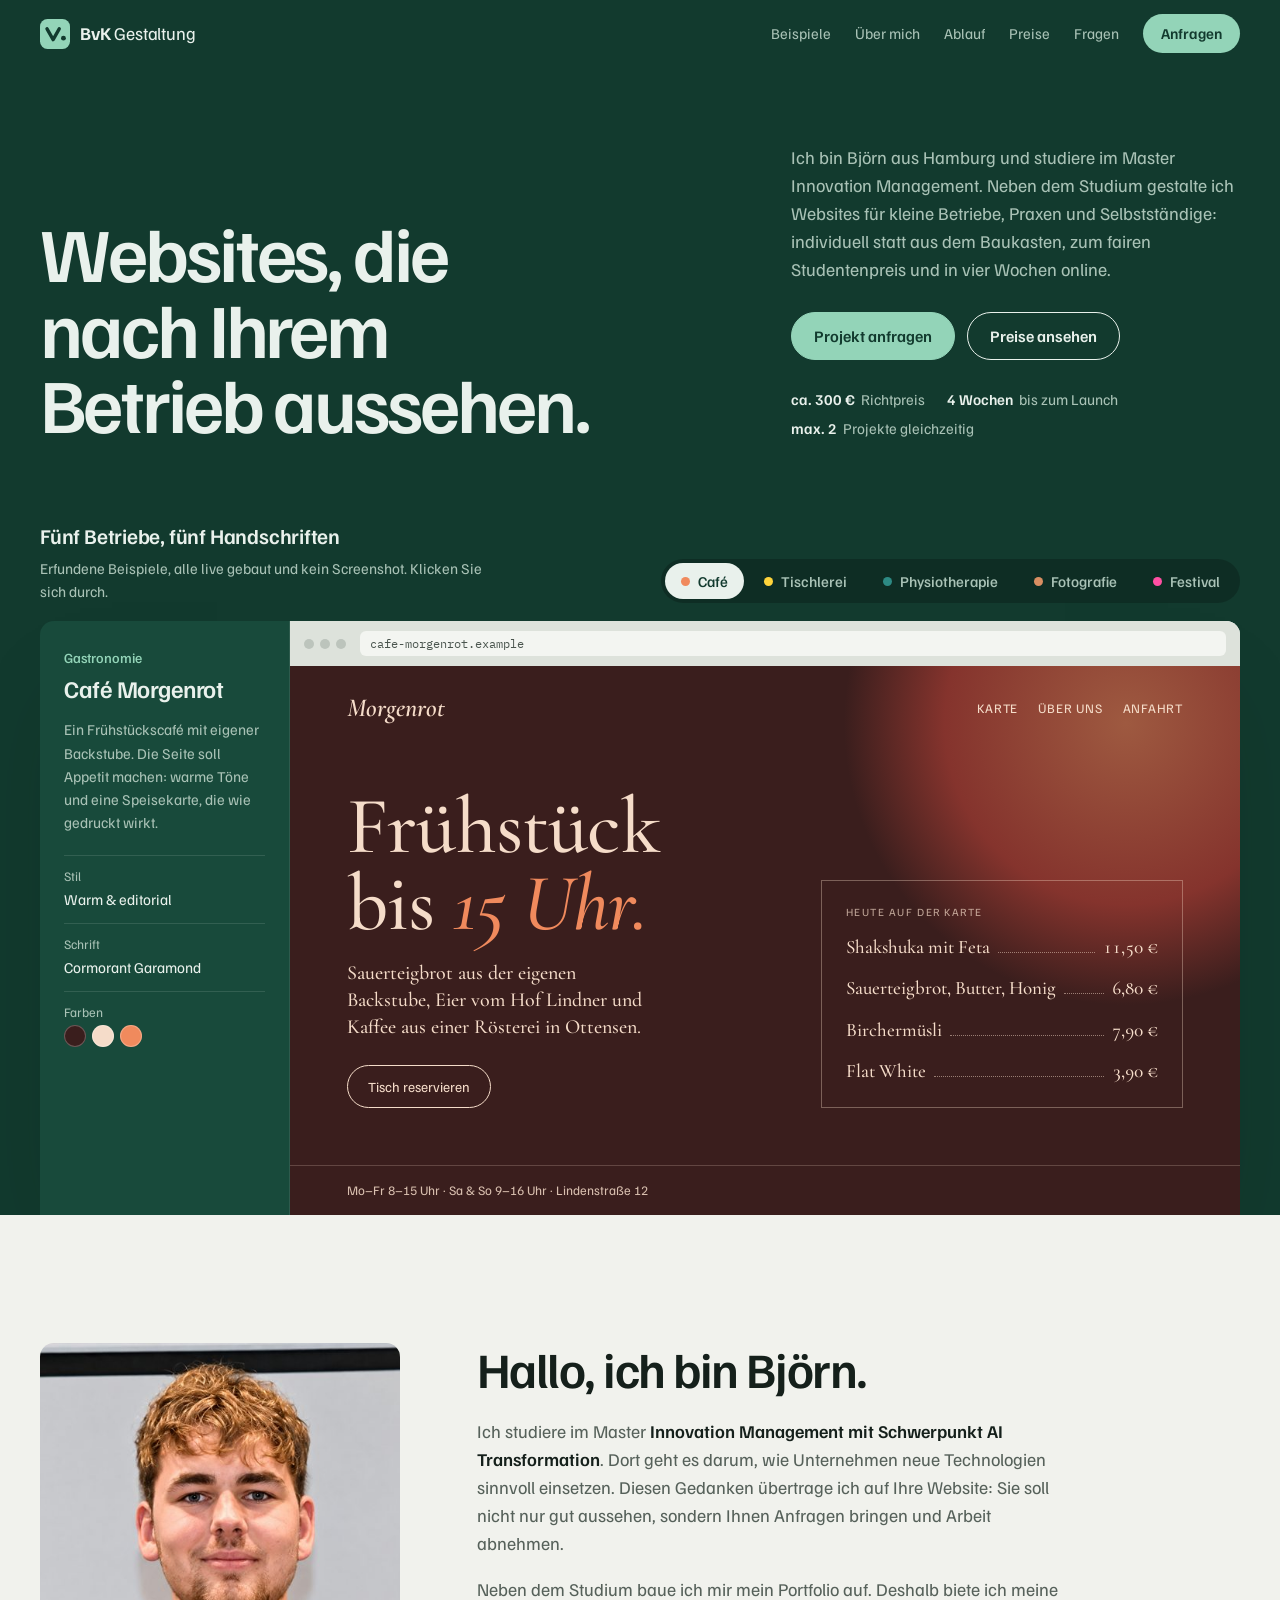
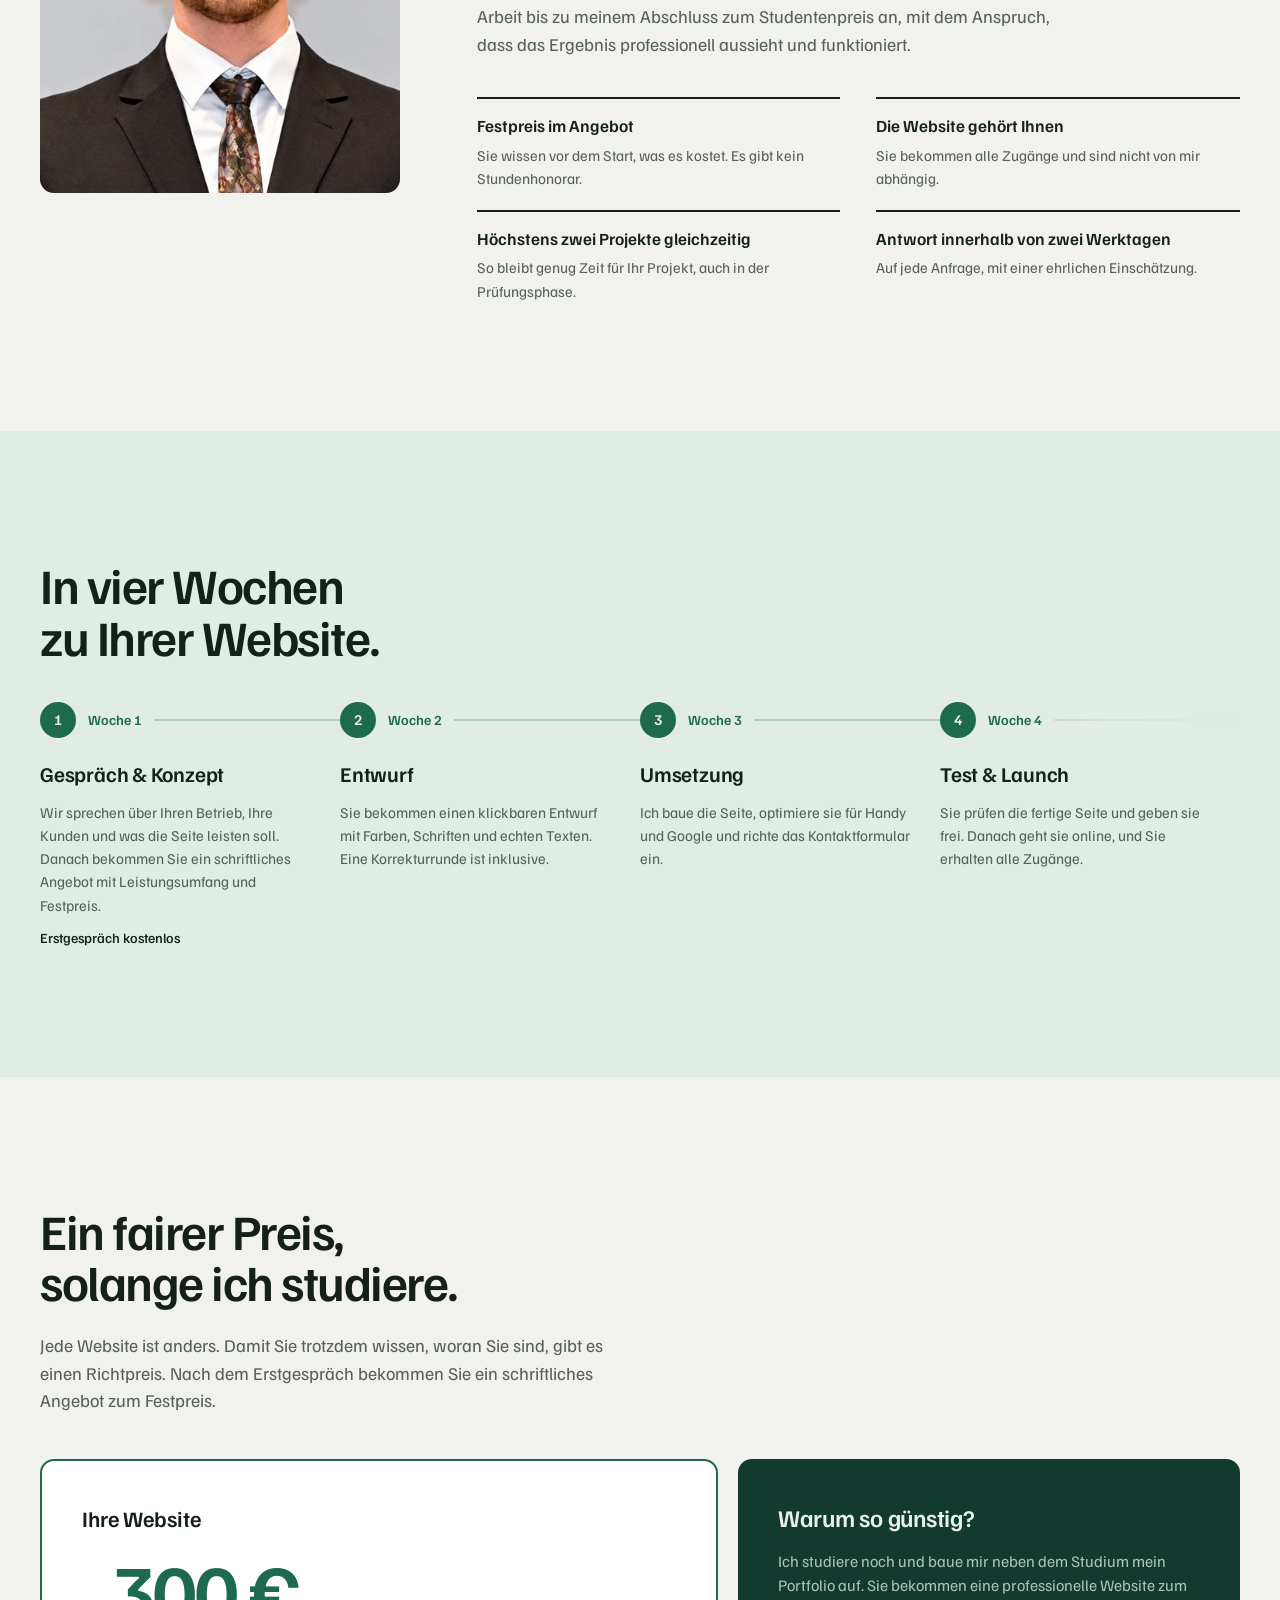
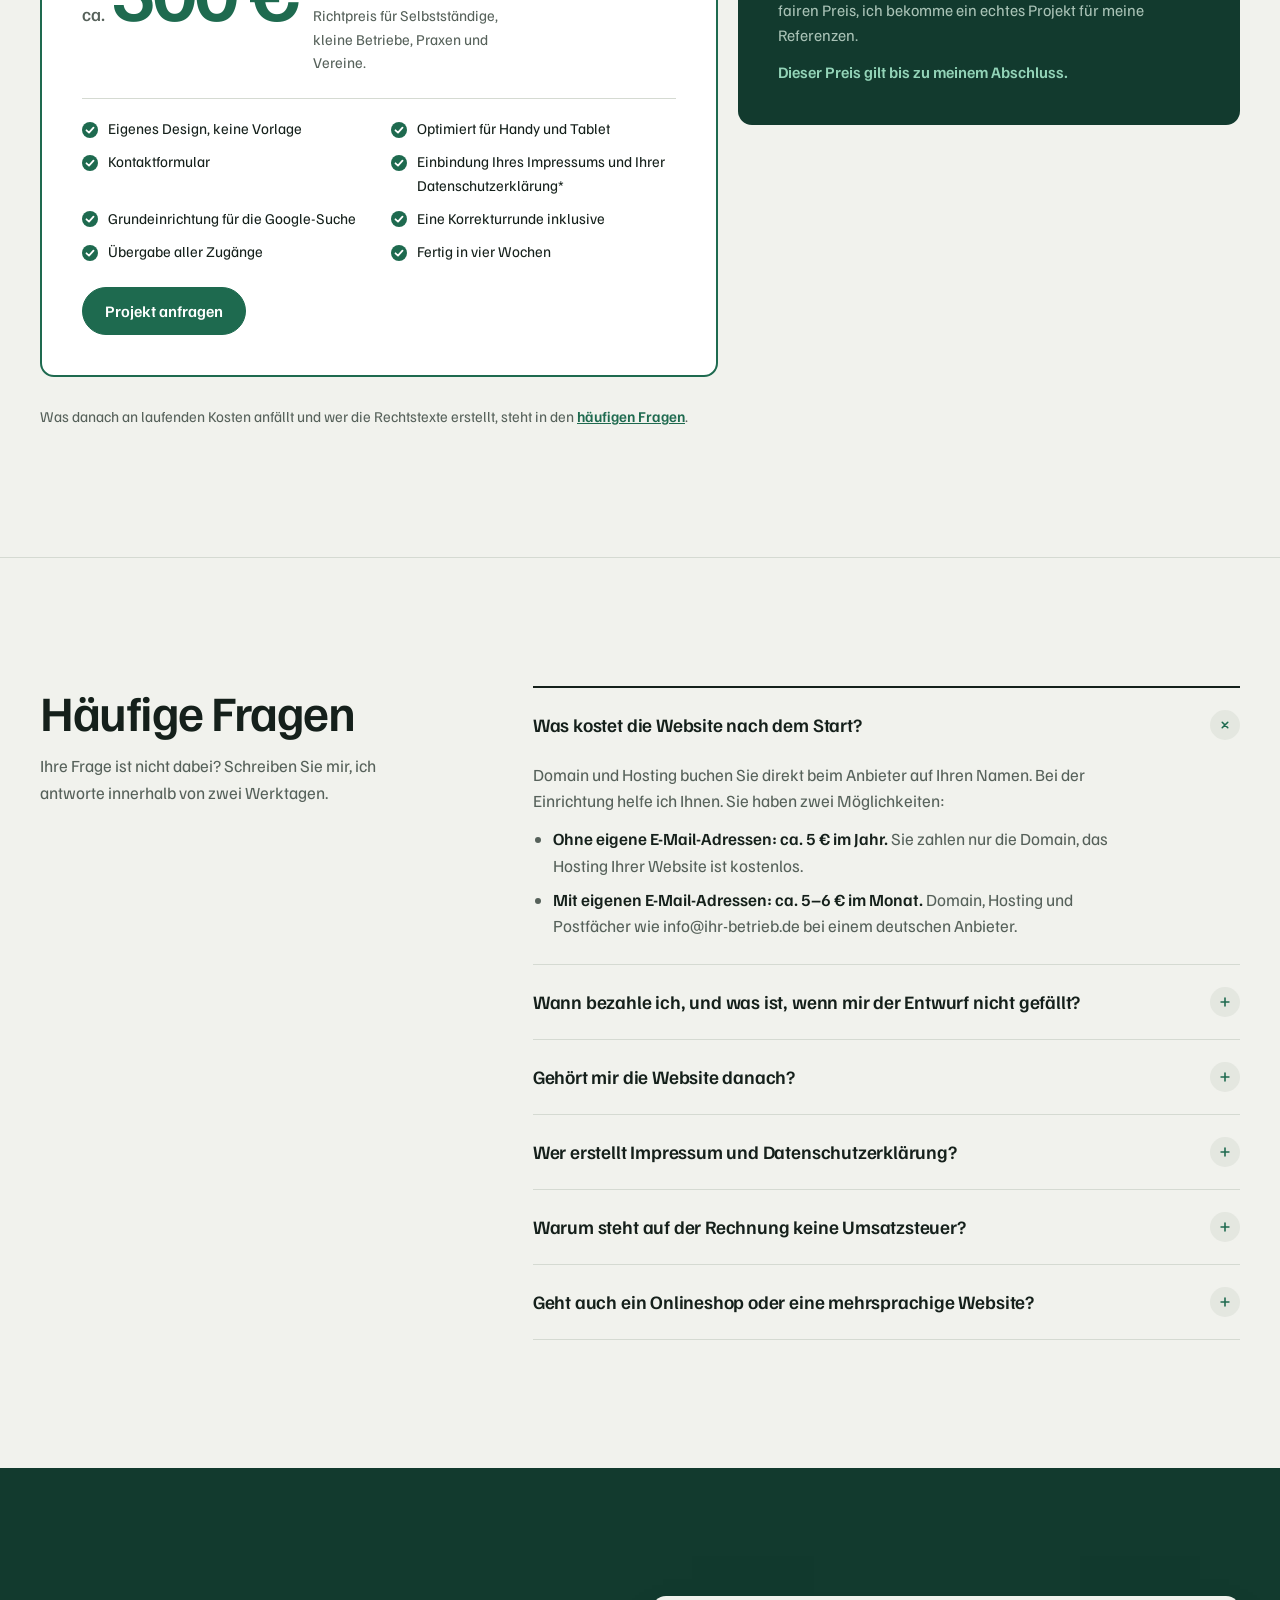
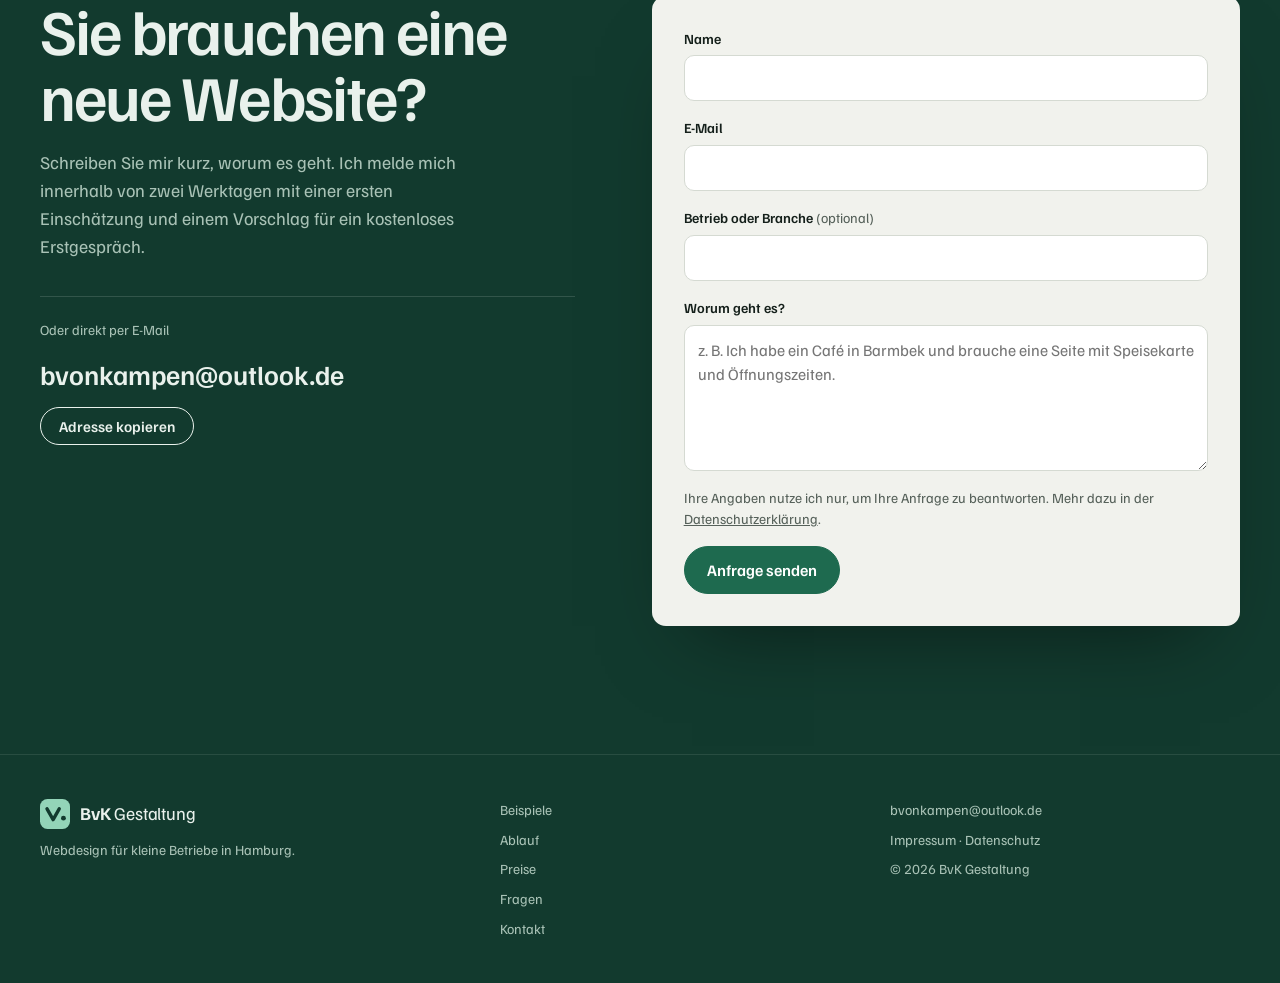
<file: index.html>
<!doctype html>
<html lang="de">
<head>
<meta charset="utf-8">
<meta name="viewport" content="width=device-width, initial-scale=1, viewport-fit=cover">
<title>Webdesign in Hamburg | BvK Gestaltung</title>
<meta name="description" content="Webdesign in Hamburg: individuelle Websites für kleine Betriebe, Praxen und Selbstständige. Zum Studentenpreis von ca. 300 €, fertig in vier Wochen.">
<meta name="theme-color" content="#123A2E">
<meta property="og:type" content="website">
<meta property="og:locale" content="de_DE">
<meta property="og:site_name" content="BvK Gestaltung">
<meta property="og:title" content="BvK Gestaltung · Webdesign in Hamburg">
<meta property="og:description" content="Individuelle Websites für kleine Betriebe zum Studentenpreis von ca. 300 €, fertig in vier Wochen.">
<meta property="og:url" content="https://bvk-gestaltung.site/">
<meta property="og:image" content="https://bvk-gestaltung.site/og-image.png">
<meta property="og:image:width" content="1200">
<meta property="og:image:height" content="630">
<meta name="twitter:card" content="summary_large_image">
<link rel="canonical" href="https://bvk-gestaltung.site/">
<link rel="icon" href="logo.svg" type="image/svg+xml">
<link rel="preload" href="fonts/familjen-grotesk-latin-600-normal.woff2" as="font" type="font/woff2" crossorigin>
<link rel="preload" href="fonts/familjen-grotesk-latin-400-normal.woff2" as="font" type="font/woff2" crossorigin>
<script type="application/ld+json">
{
  "@context": "https://schema.org",
  "@type": "ProfessionalService",
  "name": "BvK Gestaltung",
  "url": "https://bvk-gestaltung.site/",
  "image": "https://bvk-gestaltung.site/og-image.png",
  "description": "Webdesign für kleine Betriebe, Praxen und Selbstständige in Hamburg.",
  "founder": { "@type": "Person", "name": "Björn von Kampen" },
  "email": "bvonkampen@outlook.de",
  "address": { "@type": "PostalAddress", "streetAddress": "Dulsberg-Süd 5", "postalCode": "22049", "addressLocality": "Hamburg", "addressCountry": "DE" },
  "areaServed": "Hamburg",
  "priceRange": "ca. 300 €"
}
</script>
<link rel="stylesheet" href="fonts/fonts.css">
<style>
/*
  Gestaltung: „Elbgrün“ – ein tiefes Grün wie die Kupferdächer von Hamburg.
  Der Einstieg ist ein interaktiver Stil-Wechsler: fünf live gebaute Beispiele in einem Browserfenster.
  Der Rest der Seite bleibt ruhig, damit die Beispiele wirken.
*/
:root {
  --paper: #F1F2ED;
  --surface: #FFFFFF;
  --ink: #15201B;
  --muted: #56615A;
  --line: #D5DAD2;
  --accent: #1E6A4F;
  --elbe: #123A2E;
  --elbe-2: #184A3B;
  --patina: #93D4B8;
  --on-elbe: #E9F1EC;
  --on-elbe-muted: #A9C2B6;
  --chrome: #E4E7E0;
  --on-accent: #FFFFFF;
  --band: #E2ECE6;
  --shadow: rgba(8, 28, 20, .35);
  --display: var(--font);
  --font: "Familjen Grotesk", "Helvetica Neue", Arial, sans-serif;
  --mono: "IBM Plex Mono", ui-monospace, Consolas, monospace;
  --radius: 14px;
}
@media (prefers-color-scheme: dark) {
  :root {
    --paper: #0F1311; --surface: #161B18; --ink: #E6ECE8; --muted: #9BA79F; --line: #27302B;
    --accent: #7CCBA8; --chrome: #1B211E; --on-accent: #0F1311; --band: #14201B; color-scheme: dark;
  }
}

* { box-sizing: border-box; }
html { scroll-behavior: smooth; scroll-padding-top: 72px; }
body {
  margin: 0; background: var(--paper); color: var(--ink);
  font-family: var(--font); font-size: 17px; line-height: 1.55;
  -webkit-font-smoothing: antialiased;
}
img { max-width: 100%; }
[hidden] { display: none !important; }
a { color: inherit; }
:focus-visible { outline: 2px solid var(--accent); outline-offset: 3px; border-radius: 4px; }
.dark :focus-visible { outline-color: var(--patina); }

.wrap {
  max-width: 1240px; margin: 0 auto;
  padding-left: max(20px, env(safe-area-inset-left, 0px));
  padding-right: max(20px, env(safe-area-inset-right, 0px));
}
.dark { background: var(--elbe); color: var(--on-elbe); }

/* Kopfzeile */
.top { position: sticky; top: 0; z-index: 20; background: var(--elbe); color: var(--on-elbe); }
.top .wrap { display: flex; align-items: center; justify-content: space-between; gap: 16px; padding-block: 14px; }
.logo { display: inline-flex; align-items: center; gap: 10px; font-size: 18px; text-decoration: none; letter-spacing: -.01em; }
.logo b { font-weight: 700; }
.mark { width: 30px; height: 30px; flex: none; }
.m-bg { fill: var(--patina); }
.m-v { fill: none; stroke: var(--elbe); stroke-width: 3.6; stroke-linecap: round; stroke-linejoin: round; }
.m-dot { fill: var(--elbe); }
.top nav { display: flex; align-items: center; gap: 24px; font-size: 15px; }
.top nav a { text-decoration: none; color: var(--on-elbe-muted); }
.top nav a:hover { color: var(--on-elbe); }
.top nav a.nav-cta { color: var(--elbe); background: var(--patina); padding: 8px 18px; border-radius: 999px; font-weight: 600; }
.top nav a.nav-cta:hover { background: var(--on-elbe); }
.progress { position: absolute; left: 0; bottom: 0; height: 2px; width: 100%; background: var(--patina); transform-origin: left; transform: scaleX(0); }
@supports (animation-timeline: scroll()) { .progress { animation: grow linear both; animation-timeline: scroll(root); } }
@keyframes grow { to { transform: scaleX(1); } }

/* Buttons */
.btn {
  display: inline-flex; align-items: center; gap: 8px; padding: 13px 22px; border-radius: 999px;
  font: 600 16px var(--font); text-decoration: none; border: 1.5px solid currentColor; cursor: pointer;
  background: transparent; color: inherit; transition: background-color .15s, color .15s;
}
.btn.primary { background: var(--ink); border-color: var(--ink); color: var(--paper); }
.dark .btn.primary { background: var(--patina); border-color: var(--patina); color: var(--elbe); }
.dark .btn.primary:hover { background: var(--on-elbe); border-color: var(--on-elbe); }
.dark .btn:not(.primary):hover { background: rgba(233, 241, 236, .1); }

/* Einstieg */
.hero { padding-top: clamp(40px, 6vw, 80px); overflow: hidden; }
.hero-head { display: grid; grid-template-columns: minmax(0, 1.5fr) minmax(0, 1fr); gap: clamp(32px, 6vw, 88px); align-items: end; }
.hero h1 {
  font-size: clamp(2.6rem, 6vw, 5rem); line-height: .98; letter-spacing: -.04em;
  font-weight: 600; margin: 0; text-wrap: balance;
}
.hero-side p { margin: 0; color: var(--on-elbe-muted); font-size: 18px; max-width: 46ch; }
.actions { display: flex; flex-wrap: wrap; gap: 12px; margin-top: 28px; }
.facts { display: flex; flex-wrap: wrap; gap: 6px 22px; margin: 28px 0 0; font-size: 15px; color: var(--on-elbe-muted); }
.facts div { display: flex; gap: 6px; align-items: baseline; }
.facts dd { margin: 0; order: -1; color: var(--on-elbe); font-weight: 600; font-variant-numeric: tabular-nums; }
@media (max-width: 860px) { .hero-head { grid-template-columns: 1fr; gap: 24px; } }

/* Stil-Wechsler */
.showcase { margin-top: clamp(48px, 7vw, 80px); }
.show-head { display: flex; flex-wrap: wrap; align-items: end; justify-content: space-between; gap: 16px 32px; margin-bottom: 18px; }
.show-head h2 { margin: 0; font-size: 21px; font-weight: 600; letter-spacing: -.01em; }
.show-head p { margin: 4px 0 0; color: var(--on-elbe-muted); font-size: 15px; max-width: 52ch; }
.tabs {
  display: flex; gap: 4px; padding: 4px; border-radius: 999px; background: rgba(0, 0, 0, .22);
  overflow-x: auto; scrollbar-width: none; max-width: 100%;
}
.tabs::-webkit-scrollbar { display: none; }
@media (max-width: 700px) { .tabs:not(.at-end) { -webkit-mask-image: linear-gradient(90deg, #000 80%, transparent); mask-image: linear-gradient(90deg, #000 80%, transparent); } }
.tab {
  flex: none; font: 500 15px var(--font); color: var(--on-elbe-muted); background: transparent;
  border: 0; border-radius: 999px; padding: 9px 16px; cursor: pointer; white-space: nowrap;
  transition: background-color .2s, color .2s;
}
.tab:hover { color: var(--on-elbe); }
.tab[aria-selected="true"] { background: var(--on-elbe); color: var(--elbe); }
.tab i { display: inline-block; width: 9px; height: 9px; border-radius: 50%; margin-right: 8px; vertical-align: 1px; }

.stage {
  display: grid; grid-template-columns: 250px minmax(0, 1fr); gap: 0;
  border-radius: var(--radius) var(--radius) 0 0; overflow: hidden;
  background: var(--elbe-2); box-shadow: 0 50px 90px -40px var(--shadow);
}
.info { display: grid; padding: 26px 24px; border-right: 1px solid rgba(233, 241, 236, .1); }
.info article { grid-area: 1 / 1; display: grid; gap: 16px; align-content: start; transition: opacity .25s; }
.info article:not(.is-on) { opacity: 0; visibility: hidden; }
.info .branch { font-size: 14px; color: var(--patina); font-weight: 500; }
.info h3 { margin: -10px 0 0; font-size: 24px; line-height: 1.15; letter-spacing: -.02em; font-weight: 600; }
.info p { margin: 0; color: var(--on-elbe-muted); font-size: 15px; }
.info dl { margin: 4px 0 0; display: grid; gap: 12px; }
.info dl div { display: grid; gap: 2px; padding-top: 10px; border-top: 1px solid rgba(233, 241, 236, .12); }
.info dt { font-size: 13px; color: var(--on-elbe-muted); }
.info dd { margin: 0; font-size: 15px; }
.swatches { display: flex; gap: 6px; margin-top: 4px; }
.swatches i { width: 22px; height: 22px; border-radius: 50%; box-shadow: inset 0 0 0 1px rgba(255, 255, 255, .25); }

.frame { min-width: 0; background: var(--surface); display: flex; flex-direction: column; }
.bar { display: flex; align-items: center; gap: 14px; padding: 10px 14px; background: #DDE2DB; color: #4A554E; }
.dots { display: flex; gap: 6px; flex: none; }
.dots span { width: 10px; height: 10px; border-radius: 50%; background: #BCC4BC; }
.url {
  flex: 1; min-width: 0; font: 12px var(--mono); background: #F3F5F1;
  border-radius: 6px; padding: 5px 10px; white-space: nowrap; overflow: hidden; text-overflow: ellipsis;
}
.screens { position: relative; flex: 1; transition: height .35s ease; }
.site {
  position: absolute; inset: 0 0 auto; container-type: inline-size; color-scheme: light; overflow: hidden;
  display: flex; flex-direction: column; transition: opacity .3s ease, visibility 0s linear .3s;
}
.screens > .site:not(.is-on) { position: absolute; inset: 0 0 auto; opacity: 0; visibility: hidden; }
.screens > .site.is-on { position: relative; transition: opacity .3s ease, visibility 0s; }
.site p { margin: 0; }
.site h4 { margin: 0; font-weight: inherit; }
.site a { text-decoration: none; }

@media (max-width: 900px) {
  .stage { grid-template-columns: 1fr; }
  .info { order: 2; border-right: 0; border-top: 1px solid rgba(233, 241, 236, .1); padding: 20px; }
  .info dl { grid-template-columns: repeat(3, minmax(0, 1fr)); gap: 12px 16px; }
}
@media (max-width: 520px) { .info dl { grid-template-columns: 1fr 1fr; } }

/* 1 · Café Morgenrot */
.cafe { background: #3A1E1D; color: #F5DCC9; font-family: "Cormorant Garamond", Georgia, serif; position: relative; }
.cafe::before {
  content: ""; position: absolute; width: 60cqi; aspect-ratio: 1; right: -18cqi; top: -24cqi; border-radius: 50%;
  background: radial-gradient(circle, #F08A5D 0%, #C2453A 45%, rgba(58, 30, 29, 0) 70%); opacity: .55;
}
.cafe > * { position: relative; }
.cafe nav { display: flex; justify-content: space-between; align-items: center; padding: 22px 6cqi; font-size: 17px; gap: 16px; }
.cafe nav b { font-style: italic; font-weight: 600; font-size: 26px; }
.cafe nav span { display: flex; gap: 20px; font-family: var(--display); font-size: 13px; letter-spacing: .06em; text-transform: uppercase; }
.cafe .body { display: grid; grid-template-columns: 1.15fr 1fr; gap: 6cqi; padding: 4cqi 6cqi 6cqi; align-items: end; }
.cafe h4 { font-size: clamp(40px, 8.5cqi, 84px); line-height: .95; font-weight: 500; letter-spacing: -.01em; }
.cafe h4 i { color: #F08A5D; }
.cafe .lead { font-size: 20px; margin-top: 18px; max-width: 30ch; line-height: 1.35; }
.cafe .res { display: inline-block; margin-top: 24px; padding: 10px 20px; border: 1px solid #F5DCC9; border-radius: 999px; font-family: var(--display); font-size: 14px; }
.cafe .menu { padding: 22px 24px; border: 1px solid rgba(245, 220, 201, .35); display: grid; gap: 12px; }
.cafe ul { list-style: none; margin: 0; padding: 0; display: grid; gap: 12px; font-size: 19px; }
.cafe li { display: flex; gap: 8px; align-items: baseline; }
.cafe li::after { content: ""; order: 1; flex: 1; border-bottom: 1px dotted rgba(245, 220, 201, .5); }
.cafe li b { order: 2; white-space: nowrap; font-weight: 500; font-variant-numeric: tabular-nums; }
.cafe .menu small { font-family: var(--display); font-size: 11px; letter-spacing: .14em; text-transform: uppercase; opacity: .7; }
.cafe footer { padding: 14px 6cqi; border-top: 1px solid rgba(245, 220, 201, .25); font-family: var(--display); font-size: 13px; opacity: .85; }
@container (max-width: 620px) { .cafe .body { grid-template-columns: 1fr; } .cafe nav span { display: none; } }

/* 2 · Holzwerk Brandt */
.holz { background: #FFD43B; color: #111; font-family: "Archivo Black", "Arial Black", sans-serif; }
.holz nav { background: #111; color: #FFD43B; display: flex; justify-content: space-between; padding: 14px 5cqi; font-size: 14px; gap: 12px; }
.holz nav span { color: #fff; font-family: var(--display); font-weight: 600; }
.holz .body { display: grid; grid-template-columns: 1.3fr 1fr; }
.holz .text { padding: 6cqi 5cqi; }
.holz h4 { font-size: clamp(36px, 8cqi, 78px); line-height: .9; text-transform: uppercase; letter-spacing: -.02em; }
.holz .lead { font-family: var(--display); font-weight: 500; font-size: 18px; margin-top: 18px; max-width: 34ch; }
.holz .cta { display: inline-block; margin-top: 22px; background: #111; color: #FFD43B; padding: 14px 22px; font-size: 14px; text-transform: uppercase; }
.holz .wood {
  min-height: 260px;
  background:
    repeating-linear-gradient(92deg, rgba(0,0,0,.0) 0 14px, rgba(60,30,10,.18) 14px 16px, rgba(0,0,0,0) 16px 31px),
    repeating-radial-gradient(ellipse at 30% 120%, #B5733A 0 6px, #9C5E2A 6px 11px, #C4834A 11px 15px),
    #A8662F;
  border-left: 6px solid #111;
}
.holz .stats { display: grid; grid-template-columns: repeat(3, 1fr); border-top: 6px solid #111; }
.holz .stats div { padding: 18px 5cqi; border-right: 2px solid #111; }
.holz .stats div:last-child { border-right: 0; }
.holz .stats b { display: block; font-size: clamp(24px, 4.5cqi, 40px); line-height: 1; font-variant-numeric: tabular-nums; }
.holz .stats span { font-family: var(--display); font-size: 13px; font-weight: 600; }
.holz .services { display: grid; grid-template-columns: repeat(4, 1fr); background: #111; color: #fff; gap: 2px; }
.holz .services span { background: #1c1c1c; padding: 16px 5cqi 16px 16px; font-size: 14px; text-transform: uppercase; }
.holz .services span::after { content: " →"; color: #FFD43B; }
@container (max-width: 620px) {
  .holz .body { grid-template-columns: 1fr; } .holz .wood { min-height: 120px; border-left: 0; border-top: 6px solid #111; }
  .holz .services { grid-template-columns: 1fr 1fr; } .holz nav span { display: none; }
}

/* 3 · Physio am Park */
.physio { background: #F1F7F6; color: #1F3B3C; font-family: "Nunito", system-ui, sans-serif; }
.physio nav { display: flex; justify-content: space-between; align-items: center; padding: 18px 5cqi; gap: 12px; }
.physio nav b { font-weight: 800; font-size: 18px; display: flex; align-items: center; gap: 8px; }
.physio nav b::before { content: ""; width: 22px; height: 22px; border-radius: 50% 50% 50% 6px; background: #2D8A84; }
.physio nav span { display: flex; gap: 18px; font-size: 14px; color: #4D6B6B; }
.physio .body { display: grid; grid-template-columns: 1.1fr 1fr; gap: 5cqi; padding: 4cqi 5cqi 5cqi; align-items: center; }
.physio h4 { font-size: clamp(32px, 6cqi, 56px); line-height: 1.05; font-weight: 800; letter-spacing: -.02em; }
.physio .lead { margin-top: 16px; font-size: 17px; color: #4D6B6B; max-width: 38ch; }
.physio .card { background: #fff; border-radius: 20px; padding: 22px; box-shadow: 0 20px 40px -24px rgba(31, 59, 60, .35); display: grid; gap: 14px; }
.physio .card small { font-size: 13px; color: #4D6B6B; font-weight: 600; }
.physio .card strong { font-size: 18px; }
.physio .slots { display: grid; grid-template-columns: repeat(2, 1fr); gap: 8px; }
.physio .slots span { text-align: center; padding: 10px; border-radius: 12px; border: 1.5px solid #CFE3E1; font-weight: 600; font-variant-numeric: tabular-nums; }
.physio .slots .on { background: #2D8A84; border-color: #2D8A84; color: #fff; }
.physio .book { background: #1F3B3C; color: #fff; text-align: center; padding: 13px; border-radius: 12px; font-weight: 800; }
.physio .trust { display: flex; flex-wrap: wrap; gap: 10px; padding: 0 5cqi 5cqi; }
.physio .trust span { background: #DCEDEB; border-radius: 999px; padding: 6px 14px; font-size: 13px; font-weight: 600; }
@container (max-width: 620px) { .physio .body { grid-template-columns: 1fr; } .physio nav span { display: none; } }

/* 4 · Lena Hartmann Fotografie */
.foto { background: #FAF9F6; color: #1A1A1A; font-family: var(--mono); }
.foto nav { display: flex; justify-content: space-between; align-items: baseline; padding: 24px 5cqi; gap: 12px; font-size: 12px; text-transform: uppercase; letter-spacing: .1em; }
.foto nav b { font-family: "Cormorant Garamond", Georgia, serif; font-style: italic; font-weight: 500; font-size: 28px; text-transform: none; letter-spacing: 0; }
.foto nav span { display: flex; gap: 18px; }
.foto .grid { display: grid; grid-template-columns: repeat(3, 1fr); gap: 2cqi; padding: 0 5cqi 3cqi; }
.foto figure { margin: 0; display: grid; gap: 8px; }
.foto figure div { aspect-ratio: 5 / 4; max-width: 100%; }
.foto figure:nth-child(2) div { aspect-ratio: 1 / 1; }
.foto figcaption { font-size: 11px; color: #6B6B66; letter-spacing: .04em; }
.foto .p1 { background: linear-gradient(170deg, #F3C9A0 0%, #D98E62 45%, #5B3A3A 100%); }
.foto .p2 { background: linear-gradient(180deg, #A8B8A4 0%, #4F6B4E 55%, #233122 100%); }
.foto .p3 { background: linear-gradient(200deg, #CFE0E8 0%, #7FA3B8 50%, #2F4A5E 100%); }
.foto .p4 { background: radial-gradient(circle at 40% 35%, #E8D6C8 0 18%, #8A6F62 40%, #2B2422 85%); }
.foto .p5 { background: linear-gradient(160deg, #EDE6DA 0%, #C9B9A1 60%, #8C7B66 100%); }
.foto .p6 { background: linear-gradient(190deg, #1E1E2A 0%, #4A3F5C 50%, #D7A46B 100%); }
.foto footer { padding: 0 5cqi 4cqi; font-size: 12px; color: #6B6B66; }
@container (max-width: 560px) { .foto .grid { grid-template-columns: repeat(2, 1fr); } .foto nav span { display: none; } }

/* 5 · Hafenklang Festival */
.fest { background: #1432FF; color: #fff; font-family: "Anton", Impact, sans-serif; }
.fest nav { display: flex; justify-content: space-between; padding: 16px 4cqi; font-size: 16px; letter-spacing: .04em; gap: 12px; }
.fest nav b { color: #FF4FA3; font-weight: 400; }
.fest h4 { font-size: 23cqi; line-height: .82; padding: 2cqi 4cqi 0; letter-spacing: -.01em; text-transform: uppercase; }
.fest h4 span { color: #FF4FA3; display: block; }
.fest .date { display: flex; flex-wrap: wrap; justify-content: space-between; align-items: center; gap: 12px; padding: 3cqi 4cqi; font-size: clamp(18px, 3.4cqi, 30px); }
.fest .ticket { background: #FF4FA3; color: #1432FF; padding: 10px 20px; font-size: 18px; transform: rotate(-3deg); }
.fest .marquee { background: #fff; color: #1432FF; overflow: hidden; white-space: nowrap; font-size: clamp(20px, 3.6cqi, 32px); padding: 10px 0; }
.fest .marquee div { display: inline-block; padding-left: 4cqi; }
@media (prefers-reduced-motion: no-preference) {
  .fest .marquee div { animation: slide 22s linear infinite; }
}
@keyframes slide { to { transform: translateX(-50%); } }

/* Abschnitte */
.section { padding-block: clamp(72px, 10vw, 128px); }
.section + .section { border-top: 1px solid var(--line); }
.section h2 {
  font-size: clamp(2rem, 4.4vw, 3.1rem); line-height: 1.04; letter-spacing: -.03em;
  margin: 0 0 40px; font-weight: 600; max-width: 20ch; text-wrap: balance;
}
.section .sub { color: var(--muted); max-width: 58ch; margin: -16px 0 44px; font-size: 18px; }

/* Über mich */
.about { display: grid; grid-template-columns: minmax(0, 360px) minmax(0, 1fr); gap: clamp(40px, 6vw, 88px); align-items: start; }
.portrait {
  display: block; width: 100%; height: auto; aspect-ratio: 4 / 5; object-fit: cover;
  border-radius: var(--radius); background: var(--chrome);
}
.about .text { display: grid; gap: 18px; min-width: 0; }
.about h2 { margin-bottom: 6px; }
.about p { margin: 0; max-width: 60ch; color: var(--muted); font-size: 18px; }
.about p strong { color: var(--ink); font-weight: 600; }
.promises { list-style: none; margin: 20px 0 0; padding: 0; display: grid; grid-template-columns: repeat(2, minmax(0, 1fr)); gap: 20px 36px; }
.promises li { display: grid; gap: 4px; align-content: start; padding-top: 14px; border-top: 2px solid var(--ink); font-size: 15px; color: var(--muted); }
.promises b { font-weight: 600; color: var(--ink); font-size: 17px; }
@media (max-width: 760px) {
  .about { grid-template-columns: 1fr; gap: 32px; }
  .portrait { max-width: 260px; }
  .promises { grid-template-columns: 1fr; }
}

/* Ablauf: vier Wochen als Zeitleiste */
.steps { list-style: none; margin: 0; padding: 0; display: grid; grid-template-columns: repeat(4, minmax(0, 1fr)); gap: 0; counter-reset: s; }
.steps li { display: grid; gap: 10px; align-content: start; padding: 0 28px 0 0; position: relative; }
.steps .week { display: flex; align-items: center; gap: 12px; font-size: 14px; font-weight: 600; color: var(--accent); }
.steps .week::before {
  counter-increment: s; content: counter(s);
  display: grid; place-items: center; width: 36px; height: 36px; flex: none; border-radius: 50%;
  background: var(--accent); color: var(--paper); font-size: 15px;
}
.steps .week::after { content: ""; flex: 1; height: 2px; background: var(--line); margin-right: -28px; }
.steps li:last-child .week::after { background: linear-gradient(90deg, var(--line), transparent); }
.steps h3 { margin: 10px 0 0; font-size: 21px; font-weight: 600; letter-spacing: -.01em; }
.steps p { margin: 0; color: var(--muted); font-size: 15px; max-width: 34ch; }
.steps small { font-size: 14px; color: var(--ink); font-weight: 500; }
@media (max-width: 860px) {
  .steps { grid-template-columns: 1fr; gap: 0; }
  .steps li { padding: 0 0 32px 52px; }
  .steps .week { position: absolute; left: 0; top: 0; }
  .steps .week span { display: none; }
  .steps .week::after { position: absolute; left: 17px; top: 40px; width: 2px; height: calc(100% + 0px); margin: 0; }
  .steps li:last-child .week::after { display: none; }
  .steps h3 { margin-top: 4px; }
}

/* Preise */
.offer { display: grid; grid-template-columns: minmax(0, 1.35fr) minmax(0, 1fr); gap: 20px; align-items: start; }
.plan { display: grid; gap: 16px; align-content: start; padding: clamp(24px, 4vw, 40px); border-radius: var(--radius); background: var(--surface); border: 2px solid var(--accent); min-width: 0; }
.plan h3 { margin: 0; font-size: 22px; font-weight: 600; }
.plan .price-row { display: flex; flex-wrap: wrap; align-items: baseline; gap: 8px 16px; }
.price { font-size: clamp(3.2rem, 7vw, 5rem); font-weight: 600; letter-spacing: -.045em; line-height: .95; font-variant-numeric: tabular-nums; color: var(--accent); }
.price small { font-size: 18px; font-weight: 500; letter-spacing: 0; color: var(--muted); margin-right: 6px; }
.plan .price-row p { margin: 0; color: var(--muted); font-size: 15px; max-width: 24ch; }
.plan ul { list-style: none; margin: 8px 0; padding: 18px 0 0; border-top: 1px solid var(--line); display: grid; grid-template-columns: repeat(2, minmax(0, 1fr)); gap: 10px 24px; font-size: 15px; }
.plan li { position: relative; padding-left: 26px; }
.plan li::before {
  content: ""; position: absolute; left: 0; top: .3em; width: 16px; height: 16px; border-radius: 50%;
  background: var(--accent) url("data:image/svg+xml,%3Csvg xmlns='http://www.w3.org/2000/svg' viewBox='0 0 16 16'%3E%3Cpath d='M4.5 8.3 7 10.6l4.5-5' fill='none' stroke='white' stroke-width='1.8' stroke-linecap='round' stroke-linejoin='round'/%3E%3C/svg%3E") center / 16px no-repeat;
}
.plan .btn { justify-self: start; background: var(--accent); border-color: var(--accent); color: var(--on-accent); }
.why { padding: clamp(24px, 4vw, 40px); border-radius: var(--radius); background: var(--elbe); color: var(--on-elbe); display: grid; gap: 12px; align-content: start; }
.why h3 { margin: 0; font-size: 24px; font-weight: 600; letter-spacing: -.01em; }
.why p { margin: 0; font-size: 16px; color: var(--on-elbe-muted); }
.why p strong { color: var(--patina); font-weight: 600; }
.terms { margin-top: 48px; grid-template-columns: repeat(4, minmax(0, 1fr)); }
.terms li { border-top-width: 1px; border-color: var(--line); }
.tax { margin: 28px 0 0; font-size: 14px; color: var(--muted); max-width: 80ch; }
.running { margin-top: 48px; padding: 28px; border: 1px solid var(--line); border-radius: var(--radius); display: grid; gap: 8px; }
.running h3 { margin: 0; font-size: 21px; font-weight: 600; }
.running > p { margin: 0; font-size: 15px; color: var(--muted); max-width: 65ch; }
.running .promises { margin-top: 10px; }
.running .promises li { border-top-width: 1px; border-color: var(--line); }
@media (max-width: 1000px) { .terms { grid-template-columns: repeat(2, minmax(0, 1fr)); } }
@media (max-width: 900px) { .offer, .plan ul { grid-template-columns: 1fr; } }
@media (max-width: 560px) { .terms { grid-template-columns: 1fr; } }

/* Kontakt */
.contact-sec { border-top: 0 !important; }
.contact { display: grid; grid-template-columns: minmax(0, 1fr) minmax(0, 1.1fr); gap: clamp(40px, 6vw, 80px); align-items: start; }
.contact h2 { margin-bottom: 20px; font-size: clamp(2.4rem, 5.4vw, 4rem); }
.contact-info > p { color: var(--on-elbe-muted); max-width: 44ch; margin: 0; font-size: 18px; }
.mail { display: grid; gap: 12px; margin-top: 36px; padding-top: 22px; border-top: 1px solid rgba(233, 241, 236, .15); }
.mail .hint-top { font-size: 14px; color: var(--on-elbe-muted); }
.mail output { font-size: clamp(1.3rem, 2.6vw, 1.7rem); font-weight: 600; user-select: all; overflow-wrap: anywhere; }
.mail .row { display: flex; flex-wrap: wrap; gap: 10px; align-items: center; }
.mail .note { font-size: 14px; color: var(--patina); }
.mail .btn { padding: 9px 18px; font-size: 15px; }
.form { display: grid; gap: 16px; padding: clamp(22px, 3vw, 32px); border-radius: var(--radius); background: var(--paper); color: var(--ink); min-width: 0; box-shadow: 0 40px 80px -40px rgba(0, 0, 0, .5); }
.hp { position: absolute; left: -9999px; width: 1px; height: 1px; overflow: hidden; }
.field { display: grid; gap: 6px; }
.field label { font-size: 14px; font-weight: 600; }
.field label span { color: var(--muted); font-weight: 400; }
.field input, .field textarea {
  width: 100%; font: 16px var(--font); color: var(--ink); background: var(--surface);
  border: 1px solid var(--line); border-radius: 10px; padding: 12px 13px;
}
.field textarea { resize: vertical; min-height: 130px; line-height: 1.5; }
.field input:focus, .field textarea:focus { outline: 2px solid var(--accent); outline-offset: -1px; border-color: var(--accent); }
.form .hint { margin: 0; font-size: 14px; color: var(--muted); }
.form .btn { justify-self: start; background: var(--accent); border-color: var(--accent); color: var(--on-accent); }
.form .btn:disabled { opacity: .6; cursor: wait; }
.status { margin: 0; font-size: 15px; }
.status:empty { display: none; }
.status.ok { color: var(--accent); font-weight: 600; }
@media (max-width: 760px) { .contact { grid-template-columns: 1fr; } }

/* Ablauf als getönter Streifen */
.band { background: var(--band); }
.section.band, .section.band + .section { border-top: 0; }
.band .steps .week::after { background: rgba(30, 106, 79, .25); }

/* Preis-Hinweis */
.more { margin: 28px 0 0; color: var(--muted); font-size: 15px; }
.more a { color: var(--accent); font-weight: 600; }

/* Häufige Fragen */
.faq-wrap { display: grid; grid-template-columns: minmax(0, 1fr) minmax(0, 1.7fr); gap: clamp(32px, 6vw, 88px); align-items: start; }
.faq-head { position: sticky; top: 96px; }
.faq-head h2 { margin-bottom: 16px; }
.faq-head p { margin: 0; color: var(--muted); max-width: 34ch; }
.faq { border-top: 2px solid var(--ink); }
.faq details { border-bottom: 1px solid var(--line); }
.faq summary {
  list-style: none; cursor: pointer; display: flex; justify-content: space-between; align-items: center; gap: 24px;
  padding: 22px 0; font-size: 19px; font-weight: 600; letter-spacing: -.01em;
}
.faq summary::-webkit-details-marker { display: none; }
.faq summary::after {
  content: ""; flex: none; width: 30px; height: 30px; border-radius: 50%;
  background: var(--chrome) url("data:image/svg+xml,%3Csvg xmlns='http://www.w3.org/2000/svg' viewBox='0 0 16 16'%3E%3Cpath d='M8 3.5v9M3.5 8h9' stroke='%231E6A4F' stroke-width='1.8' stroke-linecap='round'/%3E%3C/svg%3E") center / 14px no-repeat;
  transition: transform .2s ease;
}
.faq details[open] summary::after { transform: rotate(45deg); }
.faq summary:hover { color: var(--accent); }
.faq details > div { display: grid; gap: 12px; padding: 0 54px 24px 0; color: var(--muted); max-width: 66ch; }
.faq details p { margin: 0; }
.faq details ul { margin: 0; padding-left: 20px; display: grid; gap: 8px; }
.faq details b { color: var(--ink); font-weight: 600; }
@media (max-width: 860px) {
  .faq-wrap { grid-template-columns: 1fr; gap: 24px; }
  .faq-head { position: static; }
  .faq summary { font-size: 17px; }
  .faq details > div { padding-right: 0; }
}

.foot { background: var(--elbe); color: var(--on-elbe-muted); border-top: 1px solid rgba(233, 241, 236, .1); }
.foot .wrap { display: grid; grid-template-columns: 1.2fr 1fr 1fr; gap: 28px 40px; padding-block: 44px; font-size: 14px; }
.foot-brand { display: grid; gap: 10px; align-content: start; }
.foot-brand .logo { color: var(--on-elbe); }
.foot-brand p { margin: 0; }
.foot nav, .foot-legal { display: grid; gap: 8px; align-content: start; }
@media (max-width: 700px) { .foot .wrap { grid-template-columns: 1fr; } }
.foot a { text-decoration: none; }
.foot a:hover { color: var(--on-elbe); }

@media (max-width: 1000px) { .top nav a.hide-l { display: none; } }
@media (max-width: 760px) { .top nav a.hide-m { display: none; } }
@media (max-width: 560px) { .top nav { gap: 14px; font-size: 14px; } .top nav a.hide-s { display: none; } }
@media (prefers-reduced-motion: reduce) {
  html { scroll-behavior: auto; }
  .site, .info article, .tab, .screens, .faq summary::after { transition: none !important; }
}
</style>
</head>
<body>

<header class="top">
  <div class="wrap">
    <a class="logo" href="#start" aria-label="BvK Gestaltung, zum Seitenanfang">
      <svg class="mark" viewBox="0 0 32 32" aria-hidden="true"><rect class="m-bg" width="32" height="32" rx="8"/><path class="m-v" d="M7.5 10.5 14 22l6.5-11.5"/><circle class="m-dot" cx="25" cy="20.4" r="2.6"/></svg>
      <span><b>BvK</b> Gestaltung</span>
    </a>
    <nav aria-label="Hauptnavigation">
      <a href="#beispiele" class="hide-s">Beispiele</a>
      <a href="#ueber-mich" class="hide-m">Über mich</a>
      <a href="#ablauf" class="hide-l">Ablauf</a>
      <a href="#preise">Preise</a>
      <a href="#fragen" class="hide-m">Fragen</a>
      <a href="#kontakt" class="nav-cta">Anfragen</a>
    </nav>
  </div>
  <div class="progress" aria-hidden="true"></div>
</header>

<main id="start">
  <section class="hero dark">
    <div class="wrap hero-head">
      <h1>Websites, die nach Ihrem Betrieb aussehen.</h1>
      <div class="hero-side">
        <p>Ich bin Björn aus Hamburg und studiere im Master Innovation Management. Neben dem Studium gestalte ich Websites für kleine Betriebe, Praxen und Selbstständige: individuell statt aus dem Baukasten, zum fairen Studentenpreis und in vier Wochen online.</p>
        <div class="actions">
          <a class="btn primary" href="#kontakt">Projekt anfragen</a>
          <a class="btn" href="#preise">Preise ansehen</a>
        </div>
        <dl class="facts">
          <div><dt>Richtpreis</dt><dd>ca. 300 €</dd></div>
          <div><dt>bis zum Launch</dt><dd>4 Wochen</dd></div>
          <div><dt>Projekte gleichzeitig</dt><dd>max. 2</dd></div>
        </dl>
      </div>
    </div>

    <div class="wrap showcase" id="beispiele">
      <div class="show-head">
        <div>
          <h2>Fünf Betriebe, fünf Handschriften</h2>
          <p>Erfundene Beispiele, alle live gebaut und kein Screenshot. Klicken Sie sich durch.</p>
        </div>
        <div class="tabs" role="tablist" aria-label="Stilbeispiele">
          <button class="tab" role="tab" id="t-cafe" aria-controls="p-cafe" aria-selected="true"><i style="background:#F08A5D"></i>Café</button>
          <button class="tab" role="tab" id="t-holz" aria-controls="p-holz" aria-selected="false" tabindex="-1"><i style="background:#FFD43B"></i>Tischlerei</button>
          <button class="tab" role="tab" id="t-physio" aria-controls="p-physio" aria-selected="false" tabindex="-1"><i style="background:#2D8A84"></i>Physiotherapie</button>
          <button class="tab" role="tab" id="t-foto" aria-controls="p-foto" aria-selected="false" tabindex="-1"><i style="background:#D98E62"></i>Fotografie</button>
          <button class="tab" role="tab" id="t-fest" aria-controls="p-fest" aria-selected="false" tabindex="-1"><i style="background:#FF4FA3"></i>Festival</button>
        </div>
      </div>

      <div class="stage">
        <div class="info">
          <article class="is-on" data-for="cafe">
            <span class="branch">Gastronomie</span>
            <h3>Café Morgenrot</h3>
            <p>Ein Frühstückscafé mit eigener Backstube. Die Seite soll Appetit machen: warme Töne und eine Speisekarte, die wie gedruckt wirkt.</p>
            <dl>
              <div><dt>Stil</dt><dd>Warm &amp; editorial</dd></div>
              <div><dt>Schrift</dt><dd>Cormorant Garamond</dd></div>
              <div><dt>Farben</dt><dd class="swatches"><i style="background:#3A1E1D"></i><i style="background:#F5DCC9"></i><i style="background:#F08A5D"></i></dd></div>
            </dl>
          </article>
          <article data-for="holz">
            <span class="branch">Handwerk</span>
            <h3>Holzwerk Brandt</h3>
            <p>Eine Tischlerei in dritter Generation. Große Schrift, klare Zahlen und ein deutlicher Button für die Anfrage, ohne Schnickschnack.</p>
            <dl>
              <div><dt>Stil</dt><dd>Kräftig &amp; handfest</dd></div>
              <div><dt>Schrift</dt><dd>Archivo Black</dd></div>
              <div><dt>Farben</dt><dd class="swatches"><i style="background:#FFD43B"></i><i style="background:#111"></i><i style="background:#A8662F"></i></dd></div>
            </dl>
          </article>
          <article data-for="physio">
            <span class="branch">Gesundheit</span>
            <h3>Physio am Park</h3>
            <p>Eine Praxis, die weniger Zeit am Telefon verbringen möchte. Die Online-Terminbuchung steht direkt im Blickfeld, alles wirkt ruhig und freundlich.</p>
            <dl>
              <div><dt>Stil</dt><dd>Ruhig &amp; vertrauenswürdig</dd></div>
              <div><dt>Schrift</dt><dd>Nunito</dd></div>
              <div><dt>Farben</dt><dd class="swatches"><i style="background:#F1F7F6"></i><i style="background:#2D8A84"></i><i style="background:#1F3B3C"></i></dd></div>
            </dl>
          </article>
          <article data-for="foto">
            <span class="branch">Kreative</span>
            <h3>Lena Hartmann Fotografie</h3>
            <p>Eine Hochzeitsfotografin, deren Bilder für sich sprechen. Die Seite tritt zurück: viel Weißraum, kleine Schrift, große Bilder.</p>
            <dl>
              <div><dt>Stil</dt><dd>Minimal &amp; galerieartig</dd></div>
              <div><dt>Schrift</dt><dd>Cormorant + Plex Mono</dd></div>
              <div><dt>Farben</dt><dd class="swatches"><i style="background:#FAF9F6"></i><i style="background:#1A1A1A"></i><i style="background:#D98E62"></i></dd></div>
            </dl>
          </article>
          <article data-for="fest">
            <span class="branch">Veranstaltung</span>
            <h3>Hafenklang Festival</h3>
            <p>Ein Musikfestival am Hafen. Große Schrift, kräftige Farben und ein laufendes Line-up sorgen dafür, dass die Seite nach Sommer und Bühne aussieht.</p>
            <dl>
              <div><dt>Stil</dt><dd>Laut &amp; plakativ</dd></div>
              <div><dt>Schrift</dt><dd>Anton</dd></div>
              <div><dt>Farben</dt><dd class="swatches"><i style="background:#1432FF"></i><i style="background:#FF4FA3"></i><i style="background:#FFFFFF"></i></dd></div>
            </dl>
          </article>
        </div>

        <div class="frame">
          <div class="bar"><div class="dots"><span></span><span></span><span></span></div><div class="url" id="url">cafe-morgenrot.example</div></div>
          <div class="screens">
            <div class="site cafe is-on" id="p-cafe" role="tabpanel" aria-labelledby="t-cafe">
              <nav><b>Morgenrot</b><span><a>Karte</a><a>Über uns</a><a>Anfahrt</a></span></nav>
              <div class="body">
                <div>
                  <h4>Frühstück<br>bis <i>15 Uhr.</i></h4>
                  <p class="lead">Sauerteigbrot aus der eigenen Backstube, Eier vom Hof Lindner und Kaffee aus einer Rösterei in Ottensen.</p>
                  <span class="res">Tisch reservieren</span>
                </div>
                <div class="menu">
                  <small>Heute auf der Karte</small>
                  <ul>
                  <li>Shakshuka mit Feta<b>11,50 €</b></li>
                  <li>Sauerteigbrot, Butter, Honig<b>6,80 €</b></li>
                  <li>Birchermüsli<b>7,90 €</b></li>
                  <li>Flat White<b>3,90 €</b></li>
                </ul>
                </div>
              </div>
              <footer>Mo–Fr 8–15 Uhr · Sa &amp; So 9–16 Uhr · Lindenstraße 12</footer>
            </div>
            <div class="site holz" id="p-holz" role="tabpanel" aria-labelledby="t-holz">
              <nav>HOLZWERK BRANDT<span>Werkstatt: Mo–Fr 7–17 Uhr</span></nav>
              <div class="body">
                <div class="text">
                  <h4>Massivholz<br>nach Maß.</h4>
                  <p class="lead">Küchen, Treppen und Einbauschränke aus unserer Werkstatt in Wandsbek. Aufmaß und Montage inklusive.</p>
                  <span class="cta">Angebot anfragen</span>
                </div>
                <div class="wood" role="img" aria-label="Holzmaserung"></div>
              </div>
              <div class="stats">
                <div><b>38</b><span>Jahre Erfahrung</span></div>
                <div><b>1.200+</b><span>Küchen gebaut</span></div>
                <div><b>4 Wo.</b><span>Lieferzeit</span></div>
              </div>
              <div class="services"><span>Küchen</span><span>Treppen</span><span>Schränke</span><span>Fenster</span></div>
            </div>
            <div class="site physio" id="p-physio" role="tabpanel" aria-labelledby="t-physio">
              <nav><b>Physio am Park</b><span><a>Leistungen</a><a>Team</a><a>Kontakt</a></span></nav>
              <div class="body">
                <div>
                  <h4>Wieder schmerzfrei bewegen.</h4>
                  <p class="lead">Krankengymnastik, Manuelle Therapie und Lymphdrainage in Hamburg-Eimsbüttel. Termine auch abends.</p>
                </div>
                <div class="card">
                  <small>Nächste freie Termine</small>
                  <strong>Nächste Woche, Dienstag</strong>
                  <div class="slots"><span>08:30</span><span class="on">10:00</span><span>14:15</span><span>17:45</span></div>
                  <span class="book">Termin buchen</span>
                </div>
              </div>
              <div class="trust"><span>Alle Kassen &amp; privat</span><span>Barrierefrei</span><span>Parkplätze am Haus</span></div>
            </div>
            <div class="site foto" id="p-foto" role="tabpanel" aria-labelledby="t-foto">
              <nav><b>Lena Hartmann</b><span><a>Hochzeiten</a><a>Porträts</a><a>Kontakt</a></span></nav>
              <div class="grid">
                <figure><div class="p1"></div><figcaption>Hochzeit · Toskana 2026</figcaption></figure>
                <figure><div class="p2"></div><figcaption>Elopement · Schwarzwald</figcaption></figure>
                <figure><div class="p3"></div><figcaption>Paarshooting · Ostsee</figcaption></figure>
                <figure><div class="p4"></div><figcaption>Porträt · Studio</figcaption></figure>
                <figure><div class="p5"></div><figcaption>Details · Gut Rosenhof</figcaption></figure>
                <figure><div class="p6"></div><figcaption>Abendlicht · Bodensee</figcaption></figure>
              </div>
              <footer>Termine 2027 auf Anfrage · Hamburg &amp; weltweit</footer>
            </div>
            <div class="site fest" id="p-fest" role="tabpanel" aria-labelledby="t-fest">
              <nav>HAFENKLANG 2027<b>LINE-UP · TICKETS · ANREISE</b></nav>
              <h4>Hafen<span>klang</span></h4>
              <div class="date"><span>14.–16. AUGUST 2027 · HAMBURG</span><span class="ticket">TICKETS AB 89 €</span></div>
              <div class="marquee" aria-label="Line-up: Nachtschicht, Kompass Orchester, Die Möwen, Leuchtfeuer, Blau Rot"><div>NACHTSCHICHT ✶ KOMPASS ORCHESTER ✶ DIE MÖWEN ✶ LEUCHTFEUER ✶ BLAU ROT ✶ NACHTSCHICHT ✶ KOMPASS ORCHESTER ✶ DIE MÖWEN ✶ LEUCHTFEUER ✶ BLAU ROT ✶</div></div>
            </div>
          </div>
        </div>
      </div>
    </div>
  </section>

  <section id="ueber-mich" class="section">
    <div class="wrap about">
      <img class="portrait" src="bjoern-von-kampen.jpg" width="480" height="580" alt="Björn von Kampen" loading="lazy">
      <div class="text">
        <h2>Hallo, ich bin Björn.</h2>
        <p>Ich studiere im Master <strong>Innovation Management mit Schwerpunkt AI Transformation</strong>. Dort geht es darum, wie Unternehmen neue Technologien sinnvoll einsetzen. Diesen Gedanken übertrage ich auf Ihre Website: Sie soll nicht nur gut aussehen, sondern Ihnen Anfragen bringen und Arbeit abnehmen.</p>
        <p>Neben dem Studium baue ich mir mein Portfolio auf. Deshalb biete ich meine Arbeit bis zu meinem Abschluss zum Studentenpreis an, mit dem Anspruch, dass das Ergebnis professionell aussieht und funktioniert.</p>
        <ul class="promises">
          <li><b>Festpreis im Angebot</b>Sie wissen vor dem Start, was es kostet. Es gibt kein Stundenhonorar.</li>
          <li><b>Die Website gehört Ihnen</b>Sie bekommen alle Zugänge und sind nicht von mir abhängig.</li>
          <li><b>Höchstens zwei Projekte gleichzeitig</b>So bleibt genug Zeit für Ihr Projekt, auch in der Prüfungsphase.</li>
          <li><b>Antwort innerhalb von zwei Werktagen</b>Auf jede Anfrage, mit einer ehrlichen Einschätzung.</li>
        </ul>
      </div>
    </div>
  </section>

  <section id="ablauf" class="section band">
    <div class="wrap">
      <h2>In vier Wochen zu Ihrer Website.</h2>
      <ol class="steps">
        <li><div class="week"><span>Woche 1</span></div><h3>Gespräch &amp; Konzept</h3><p>Wir sprechen über Ihren Betrieb, Ihre Kunden und was die Seite leisten soll. Danach bekommen Sie ein schriftliches Angebot mit Leistungsumfang und Festpreis.</p><small>Erstgespräch kostenlos</small></li>
        <li><div class="week"><span>Woche 2</span></div><h3>Entwurf</h3><p>Sie bekommen einen klickbaren Entwurf mit Farben, Schriften und echten Texten. Eine Korrekturrunde ist inklusive.</p></li>
        <li><div class="week"><span>Woche 3</span></div><h3>Umsetzung</h3><p>Ich baue die Seite, optimiere sie für Handy und Google und richte das Kontaktformular ein.</p></li>
        <li><div class="week"><span>Woche 4</span></div><h3>Test &amp; Launch</h3><p>Sie prüfen die fertige Seite und geben sie frei. Danach geht sie online, und Sie erhalten alle Zugänge.</p></li>
      </ol>
    </div>
  </section>

  <section id="preise" class="section">
    <div class="wrap">
      <h2>Ein fairer Preis, solange ich studiere.</h2>
      <p class="sub">Jede Website ist anders. Damit Sie trotzdem wissen, woran Sie sind, gibt es einen Richtpreis. Nach dem Erstgespräch bekommen Sie ein schriftliches Angebot zum Festpreis.</p>
      <div class="offer">
        <article class="plan">
          <h3>Ihre Website</h3>
          <div class="price-row">
            <div class="price"><small>ca.</small>300 €</div>
            <p>Richtpreis für Selbstständige, kleine Betriebe, Praxen und Vereine.</p>
          </div>
          <ul>
            <li>Eigenes Design, keine Vorlage</li>
            <li>Optimiert für Handy und Tablet</li>
            <li>Kontaktformular</li>
            <li>Einbindung Ihres Impressums und Ihrer Datenschutzerklärung*</li>
            <li>Grundeinrichtung für die Google-Suche</li>
            <li>Eine Korrekturrunde inklusive</li>
            <li>Übergabe aller Zugänge</li>
            <li>Fertig in vier Wochen</li>
          </ul>
          <a class="btn" href="#kontakt">Projekt anfragen</a>
        </article>
        <div class="why">
          <h3>Warum so günstig?</h3>
          <p>Ich studiere noch und baue mir neben dem Studium mein Portfolio auf. Sie bekommen eine professionelle Website zum fairen Preis, ich bekomme ein echtes Projekt für meine Referenzen.</p>
          <p><strong>Dieser Preis gilt bis zu meinem Abschluss.</strong></p>
        </div>
      </div>
      <p class="more">Was danach an laufenden Kosten anfällt und wer die Rechtstexte erstellt, steht in den <a href="#fragen">häufigen Fragen</a>.</p>
    </div>
  </section>

  <section id="fragen" class="section">
    <div class="wrap faq-wrap">
      <div class="faq-head">
        <h2>Häufige Fragen</h2>
        <p>Ihre Frage ist nicht dabei? Schreiben Sie mir, ich antworte innerhalb von zwei Werktagen.</p>
      </div>
      <div class="faq">
        <details open>
          <summary>Was kostet die Website nach dem Start?</summary>
          <div><p>Domain und Hosting buchen Sie direkt beim Anbieter auf Ihren Namen. Bei der Einrichtung helfe ich Ihnen. Sie haben zwei Möglichkeiten:</p>
          <ul>
            <li><b>Ohne eigene E-Mail-Adressen: ca. 5 € im Jahr.</b> Sie zahlen nur die Domain, das Hosting Ihrer Website ist kostenlos.</li>
            <li><b>Mit eigenen E-Mail-Adressen: ca. 5–6 € im Monat.</b> Domain, Hosting und Postfächer wie info@ihr-betrieb.de bei einem deutschen Anbieter.</li>
          </ul></div>
        </details>
        <details>
          <summary>Wann bezahle ich, und was ist, wenn mir der Entwurf nicht gefällt?</summary>
          <div><p>Bevor Sie etwas bezahlen, bekommen Sie ein schriftliches Angebot mit Leistungsumfang, Festpreis und Zeitplan. Eine Korrekturrunde am Entwurf ist inklusive. Die Seite geht erst online, wenn Sie sie geprüft und freigegeben haben.</p></div>
        </details>
        <details>
          <summary>Gehört mir die Website danach?</summary>
          <div><p>Ja. Nach der Bezahlung dürfen Sie Ihre Website unbegrenzt nutzen und auch von anderen weiterbearbeiten lassen. Sie bekommen alle Zugänge und sind nicht von mir abhängig.</p></div>
        </details>
        <details>
          <summary>Wer erstellt Impressum und Datenschutzerklärung?</summary>
          <div><p>Die Rechtstexte erstellen Sie selbst, zum Beispiel mit einem Generator wie dem von eRecht24. Ich baue sie in Ihre Website ein. Eine Rechtsberatung darf ich nicht leisten.</p></div>
        </details>
        <details>
          <summary>Warum steht auf der Rechnung keine Umsatzsteuer?</summary>
          <div><p>Alle Preise sind Endpreise. Als Kleinunternehmer nach § 19 UStG berechne ich keine Umsatzsteuer.</p></div>
        </details>
        <details>
          <summary>Geht auch ein Onlineshop oder eine mehrsprachige Website?</summary>
          <div><p>Ja, solche größeren Vorhaben kalkuliere ich individuell. Beschreiben Sie mir kurz, was Sie brauchen, dann bekommen Sie eine ehrliche Einschätzung.</p></div>
        </details>
      </div>
    </div>
  </section>

  <section id="kontakt" class="section contact-sec dark">
    <div class="wrap contact">
      <div class="contact-info">
        <h2>Sie brauchen eine neue Website?</h2>
        <p>Schreiben Sie mir kurz, worum es geht. Ich melde mich innerhalb von zwei Werktagen mit einer ersten Einschätzung und einem Vorschlag für ein kostenloses Erstgespräch.</p>
        <div class="mail">
          <span class="hint-top">Oder direkt per E-Mail</span>
          <output id="mail-address">bvonkampen@outlook.de</output>
          <div class="row">
            <button class="btn" id="copy-mail" type="button">Adresse kopieren</button>
            <span class="note" id="copy-note" role="status"></span>
          </div>
        </div>
      </div>
      <form class="form" id="contact-form" action="https://forms.formward.eu/f/b3f54a42-3cb5-4a42-ae39-4f3425535608" method="POST">
        <input type="hidden" name="_subject" value="Neue Anfrage über bvk-gestaltung.site">
        <p class="hp" aria-hidden="true"><label>Bitte nicht ausfüllen: <input name="_gotcha" tabindex="-1" autocomplete="off"></label></p>
        <div class="field"><label for="f-name">Name</label><input id="f-name" name="name" required autocomplete="name"></div>
        <div class="field"><label for="f-mail">E-Mail</label><input id="f-mail" name="email" type="email" required autocomplete="email"></div>
        <div class="field"><label for="f-firma">Betrieb oder Branche <span>(optional)</span></label><input id="f-firma" name="betrieb" autocomplete="organization"></div>
        <div class="field"><label for="f-msg">Worum geht es?</label><textarea id="f-msg" name="nachricht" rows="5" required placeholder="z. B. Ich habe ein Café in Barmbek und brauche eine Seite mit Speisekarte und Öffnungszeiten."></textarea></div>
        <p class="hint">Ihre Angaben nutze ich nur, um Ihre Anfrage zu beantworten. Mehr dazu in der <a href="datenschutz.html">Datenschutzerklärung</a>.</p>
        <button class="btn" type="submit" id="f-send">Anfrage senden</button>
        <p class="status" id="f-status" role="status"></p>
      </form>
    </div>
  </section>
</main>

<footer class="foot">
  <div class="wrap">
    <div class="foot-brand">
      <a class="logo" href="#start" aria-label="BvK Gestaltung, zum Seitenanfang"><svg class="mark" viewBox="0 0 32 32" aria-hidden="true"><rect class="m-bg" width="32" height="32" rx="8"/><path class="m-v" d="M7.5 10.5 14 22l6.5-11.5"/><circle class="m-dot" cx="25" cy="20.4" r="2.6"/></svg><span><b>BvK</b> Gestaltung</span></a>
      <p>Webdesign für kleine Betriebe in Hamburg.</p>
    </div>
    <nav aria-label="Fußzeile">
      <a href="#beispiele">Beispiele</a><a href="#ablauf">Ablauf</a><a href="#preise">Preise</a><a href="#fragen">Fragen</a><a href="#kontakt">Kontakt</a>
    </nav>
    <div class="foot-legal">
      <a href="mailto:bvonkampen@outlook.de">bvonkampen@outlook.de</a>
      <span><a href="impressum.html">Impressum</a> · <a href="datenschutz.html">Datenschutz</a></span>
      <span>© 2026 BvK Gestaltung</span>
    </div>
  </div>
</footer>

<script>
  (function () {
    // Stil-Wechsler: Tabs schalten Beispiel, Beschreibung und Adresszeile um
    var tabs = Array.prototype.slice.call(document.querySelectorAll('.tab'));
    var urls = {
      cafe: 'cafe-morgenrot.example',
      holz: 'holzwerk-brandt.example',
      physio: 'physio-am-park.example/termin',
      foto: 'lenahartmann.example/arbeiten',
      fest: 'hafenklang-festival.example'
    };
    var url = document.getElementById('url');
    var screens = document.querySelector('.screens');
    var tablist = document.querySelector('.tabs');
    function edge() { tablist.classList.toggle('at-end', tablist.scrollLeft + tablist.clientWidth >= tablist.scrollWidth - 4); }
    tablist.addEventListener('scroll', edge, { passive: true }); edge();
    function show(i, focus) {
      var from = screens.offsetHeight;
      tabs.forEach(function (t, j) {
        var on = i === j, key = t.id.slice(2);
        t.setAttribute('aria-selected', on);
        t.tabIndex = on ? 0 : -1;
        document.getElementById('p-' + key).classList.toggle('is-on', on);
        document.querySelector('.info [data-for="' + key + '"]').classList.toggle('is-on', on);
        if (on) {
          url.textContent = urls[key];
          if (focus) t.focus();
          var bar = t.parentNode;
          bar.scrollTo({ left: t.offsetLeft - (bar.clientWidth - t.offsetWidth) / 2, behavior: 'smooth' });
        }
      });
      // Fensterhöhe weich an das neue Beispiel anpassen
      var to = screens.querySelector('.is-on').offsetHeight;
      if (from !== to) {
        screens.style.height = from + 'px';
        screens.offsetHeight;
        screens.style.height = to + 'px';
        clearTimeout(screens._t);
        screens._t = setTimeout(function () { screens.style.height = ''; }, 400);
      }
    }
    var tour = null;
    function stopTour() { if (tour) { clearInterval(tour); tour = null; } }
    tabs.forEach(function (t, i) {
      t.addEventListener('click', function () { stopTour(); show(i); });
      t.addEventListener('keydown', function (e) {
        var n = { ArrowRight: 1, ArrowLeft: -1 }[e.key];
        if (e.key === 'Home') n = -i; else if (e.key === 'End') n = tabs.length - 1 - i;
        if (n === undefined) return;
        e.preventDefault(); stopTour();
        show((i + n + tabs.length) % tabs.length, true);
      });
    });

    // Einmalige kurze Tour durch alle fünf Stile, sobald das Fenster sichtbar ist
    var stage = document.querySelector('.stage');
    ['pointerdown', 'wheel', 'touchstart'].forEach(function (ev) { stage.addEventListener(ev, stopTour, { passive: true }); });
    var calm = window.matchMedia('(prefers-reduced-motion: reduce)').matches;
    if (!calm && 'IntersectionObserver' in window) {
      var io = new IntersectionObserver(function (entries) {
        if (!entries[0].isIntersecting) return;
        io.disconnect();
        var step = 0;
        setTimeout(function () {
          tour = setInterval(function () {
            step++;
            show(step % tabs.length);
            if (step >= tabs.length) stopTour();
          }, 900);
        }, 700);
      }, { threshold: .5 });
      io.observe(stage);
    }

    // E-Mail-Adresse kopieren
    var btn = document.getElementById('copy-mail');
    var note = document.getElementById('copy-note');
    var addr = document.getElementById('mail-address');
    btn.addEventListener('click', function () {
      var text = addr.textContent.trim();
      function fallback() {
        var r = document.createRange();
        r.selectNodeContents(addr);
        var s = window.getSelection();
        s.removeAllRanges();
        s.addRange(r);
        note.textContent = 'Markiert. Mit Strg+C kopieren.';
      }
      if (navigator.clipboard && navigator.clipboard.writeText) {
        navigator.clipboard.writeText(text).then(function () { note.textContent = 'Kopiert.'; }, fallback);
      } else {
        fallback();
      }
    });

    // Kontaktformular: sendet über Formward (EU) an mein Postfach, nur auf der echten Domain
    var form = document.getElementById('contact-form');
    var send = document.getElementById('f-send');
    var status = document.getElementById('f-status');
    form.addEventListener('submit', function (e) {
      e.preventDefault();
      status.className = 'status';
      if (!/(^|\.)bvk-gestaltung\.site$/.test(location.hostname)) {
        status.textContent = 'Vorschau: Das Formular sendet erst auf bvk-gestaltung.site.';
        return;
      }
      send.disabled = true;
      status.textContent = 'Wird gesendet …';
      fetch(form.action, {
        method: 'POST',
        headers: { 'Accept': 'application/json' },
        body: new URLSearchParams(new FormData(form))
      }).then(function (res) {
        if (!res.ok) throw new Error(res.status);
        form.reset();
        status.className = 'status ok';
        status.textContent = 'Danke! Ihre Anfrage ist angekommen. Ich melde mich innerhalb von zwei Werktagen.';
      }).catch(function () {
        status.textContent = 'Das Senden hat nicht geklappt. Bitte schreiben Sie mir direkt an bvonkampen@outlook.de.';
      }).then(function () {
        send.disabled = false;
      });
    });
  })();
</script>
</body>
</html>
</file>
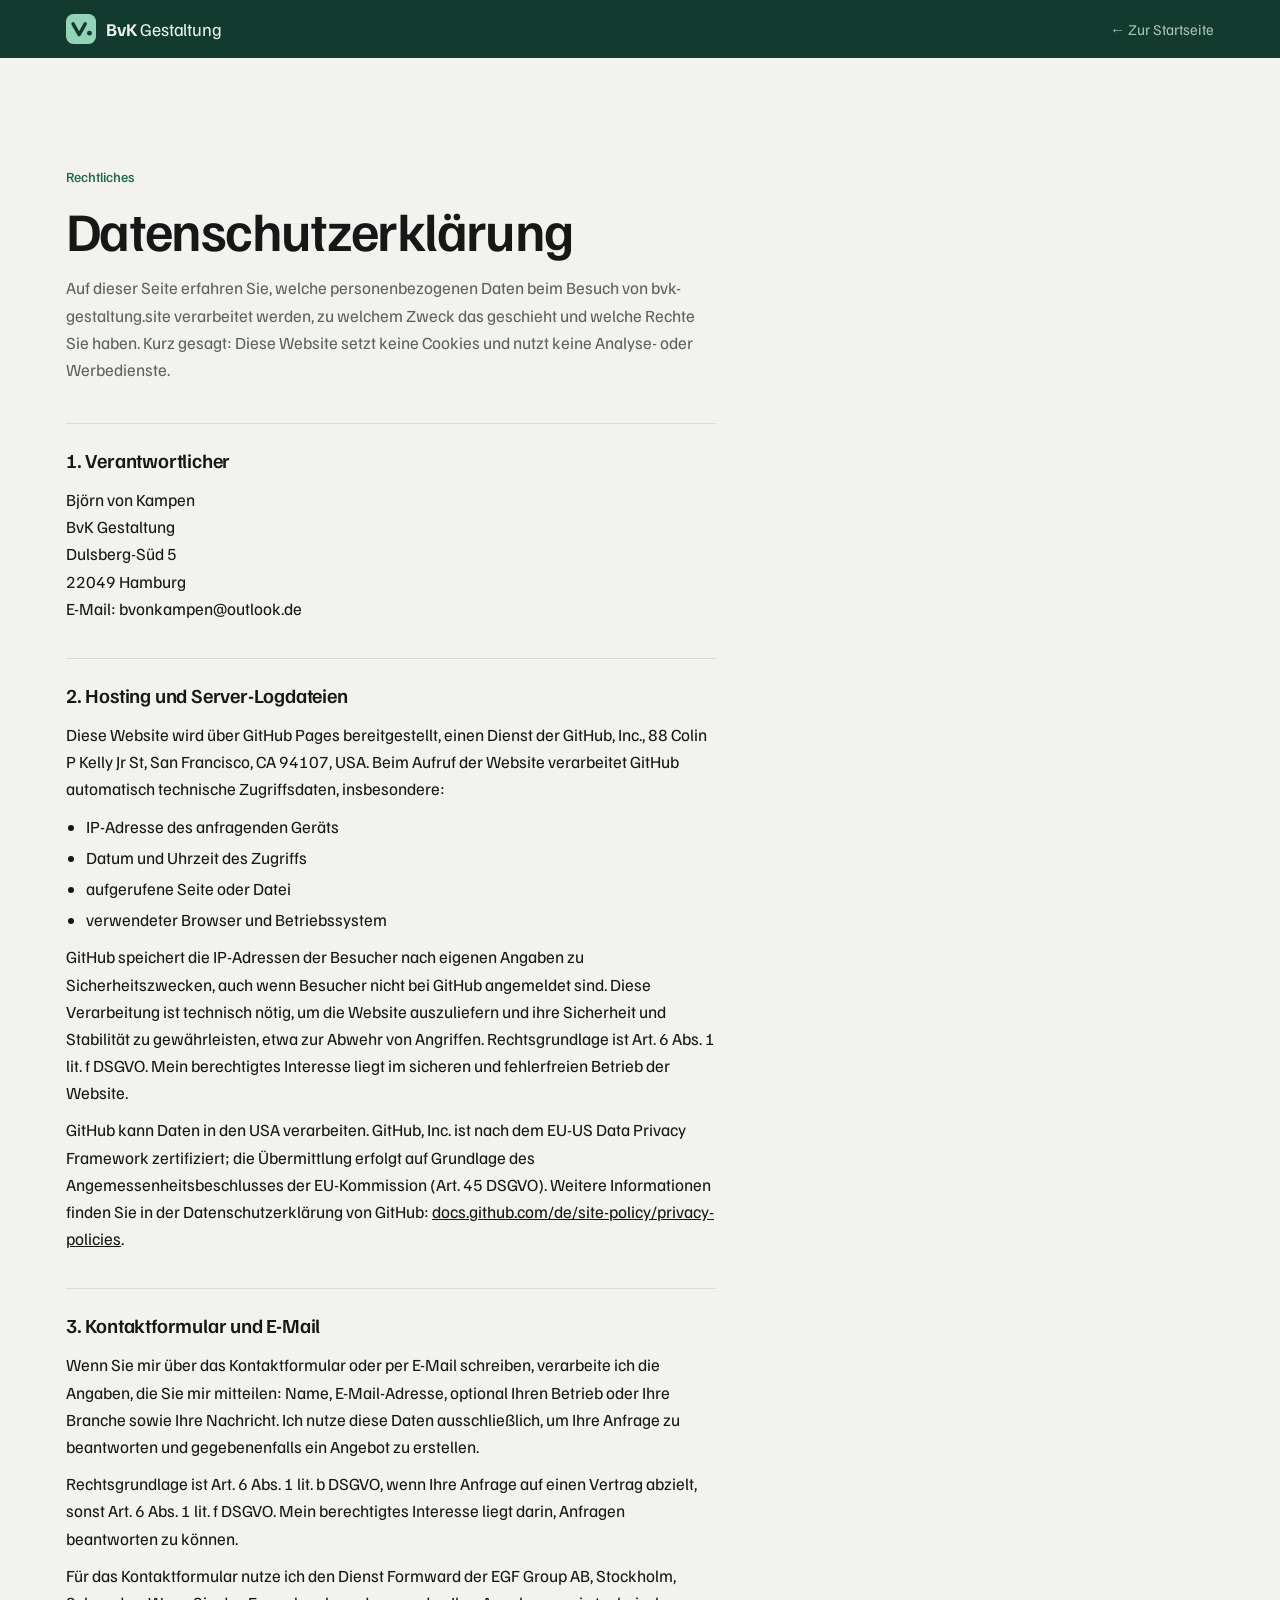
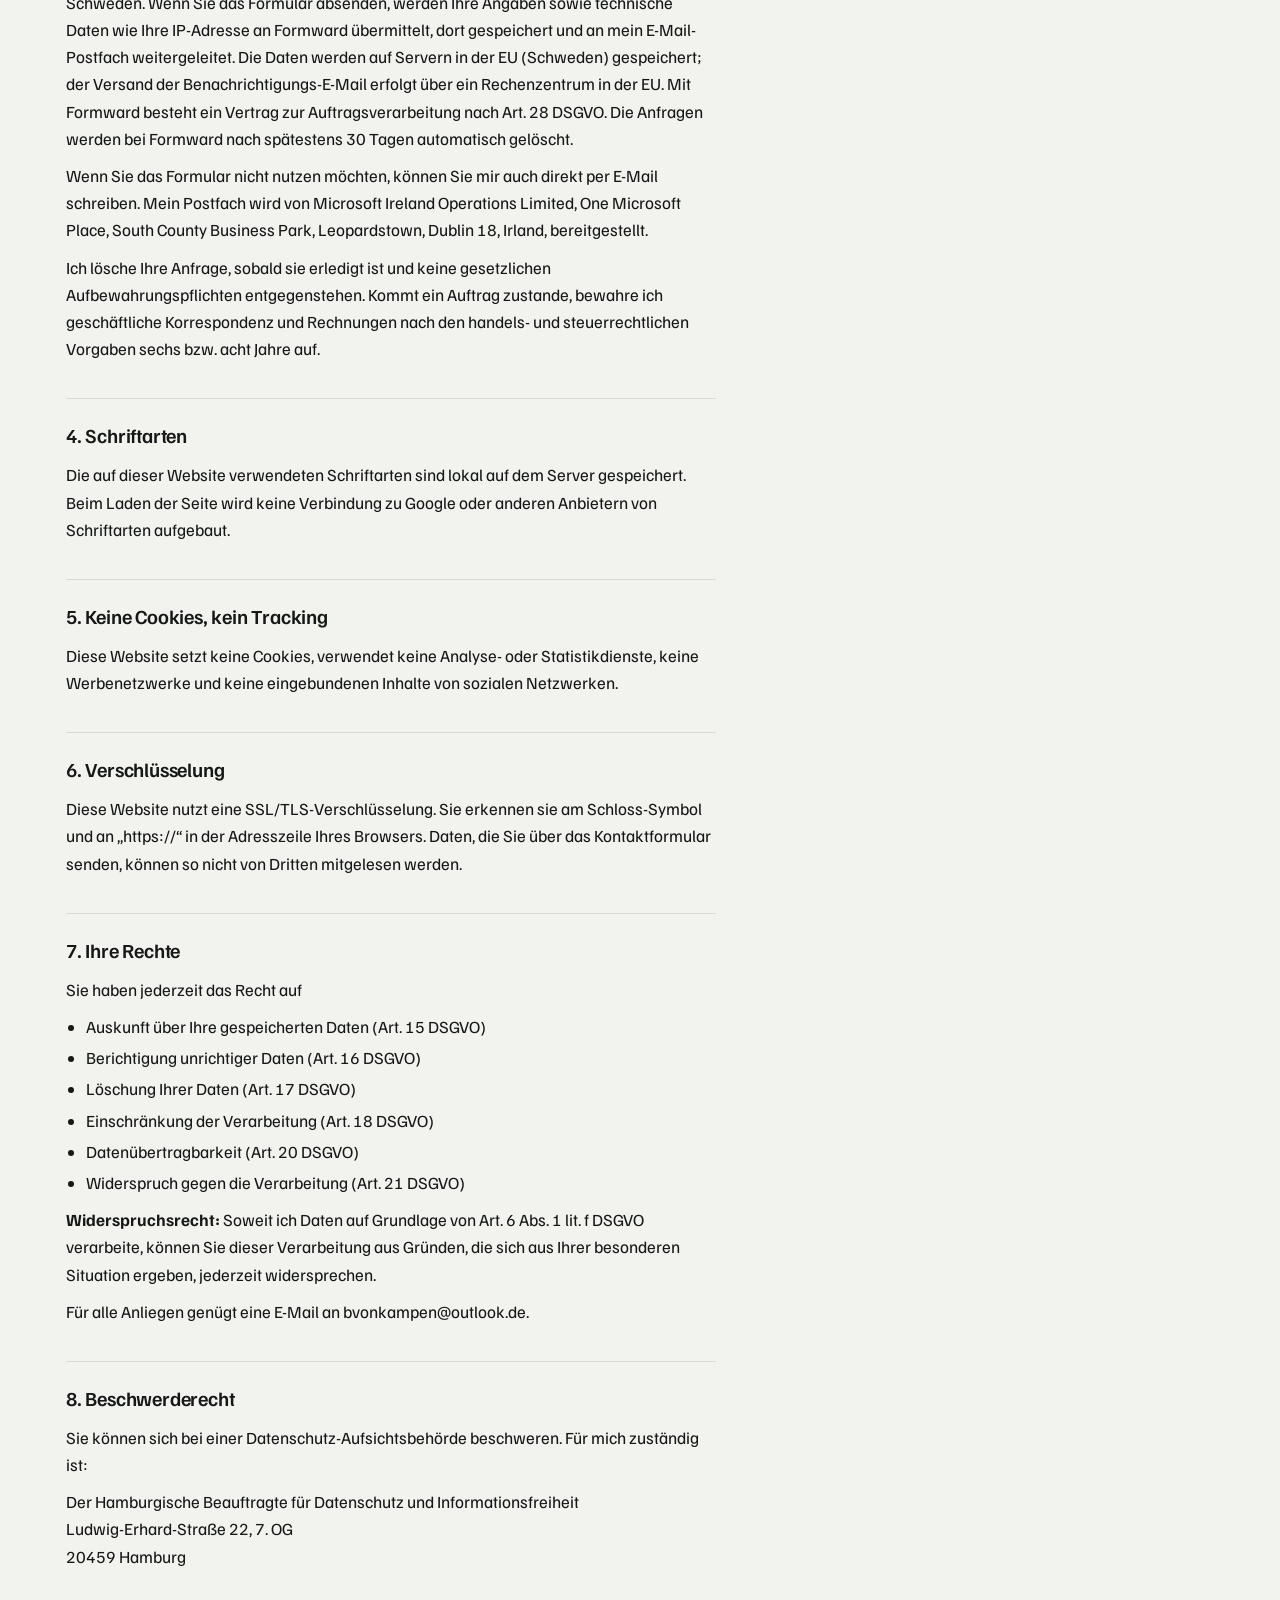
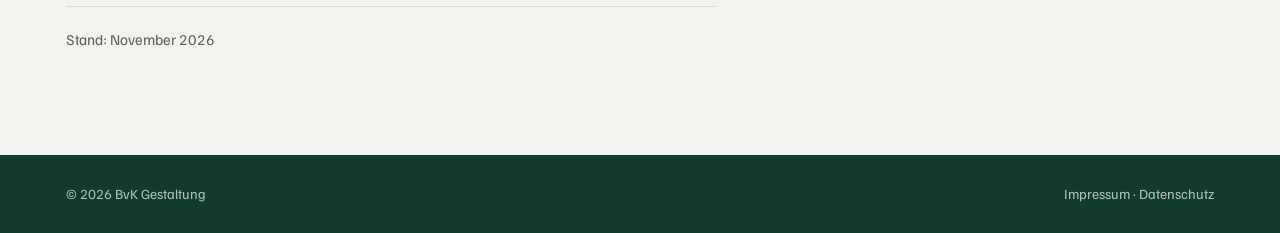
<file: datenschutz.html>
<!doctype html>
<html lang="de">
<head>
<meta charset="utf-8">
<meta name="viewport" content="width=device-width, initial-scale=1, viewport-fit=cover">
<title>Datenschutz · BvK Gestaltung</title>
<meta name="robots" content="noindex">
<link rel="icon" href="logo.svg" type="image/svg+xml">
<link rel="stylesheet" href="fonts/fonts.css">
<style>
:root {
  --paper: #F2F3EF;
  --ink: #151816;
  --muted: #5B635D;
  --line: #D8DBD3;
  --accent: #1E6A4F;
  --display: "Familjen Grotesk", "Helvetica Neue", Arial, sans-serif;
  --mono: "IBM Plex Mono", ui-monospace, Consolas, monospace;
  color-scheme: light;
}
@media (prefers-color-scheme: dark) {
  :root:not([data-theme="light"]) {
    --paper: #111312; --ink: #E7EAE5; --muted: #9AA39C; --line: #2A2F2C; --accent: #72C9A3;
    color-scheme: dark;
  }
}
:root[data-theme="dark"] {
  --paper: #111312; --ink: #E7EAE5; --muted: #9AA39C; --line: #2A2F2C; --accent: #72C9A3;
  color-scheme: dark;
}
* { box-sizing: border-box; }
:root { padding-top: env(safe-area-inset-top, 0px); padding-bottom: env(safe-area-inset-bottom, 0px); }
body {
  margin: 0; background: var(--paper); color: var(--ink);
  font-family: var(--display); font-size: 17px; line-height: 1.6;
  -webkit-font-smoothing: antialiased;
}
a { color: inherit; }
:focus-visible { outline: 2px solid var(--accent); outline-offset: 3px; border-radius: 4px; }
.wrap {
  max-width: 1180px; margin: 0 auto;
  padding-left: max(16px, env(safe-area-inset-left, 0px));
  padding-right: max(16px, env(safe-area-inset-right, 0px));
}
.label {
  font-family: var(--mono); font-size: 12px; letter-spacing: .08em;
  text-transform: uppercase; color: var(--muted);
}
.top { border-bottom: 1px solid var(--line); }
.top .wrap { display: flex; align-items: center; justify-content: space-between; gap: 16px; padding-block: 14px; }
.logo { display: inline-flex; align-items: center; gap: 10px; font-size: 18px; text-decoration: none; letter-spacing: -.01em; }
.logo b { font-weight: 700; }
.mark { width: 30px; height: 30px; flex: none; }
.m-bg { fill: var(--accent); }
.m-v { fill: none; stroke: var(--paper); stroke-width: 3.6; stroke-linecap: round; stroke-linejoin: round; }
.m-dot { fill: var(--paper); }
.back { font-size: 15px; color: var(--muted); text-decoration: none; }
.back:hover { color: var(--ink); }

main { padding-block: clamp(56px, 9vw, 104px); }
h1 { font-size: clamp(2.2rem, 5vw, 3.4rem); line-height: 1.05; letter-spacing: -.03em; font-weight: 600; margin: 12px 0 16px; }
.lead { max-width: 65ch; color: var(--muted); margin: 0 0 40px; }
.legal { max-width: 65ch; display: grid; gap: 36px; }
.legal section { display: grid; gap: 10px; padding-top: 20px; border-top: 1px solid var(--line); }
.legal h2 { margin: 0; font-size: 20px; font-weight: 600; letter-spacing: -.01em; }
.legal p, .legal address { margin: 0; font-style: normal; }
.legal ul { margin: 0; padding-left: 20px; display: grid; gap: 4px; }
.legal .muted { color: var(--muted); font-size: 15px; }

.foot { border-top: 1px solid var(--line); }
.foot .wrap { display: flex; flex-wrap: wrap; justify-content: space-between; gap: 12px; padding-block: 28px; font-size: 14px; color: var(--muted); }
.foot a { text-decoration: none; }

/* Angleichung an die Startseite: Elbgrün-Kopf und -Fuß, ruhige Labels */
.top { background: #123A2E; color: #E9F1EC; border-bottom: 0; }
.top .m-bg { fill: #93D4B8; } .top .m-v { stroke: #123A2E; } .top .m-dot { fill: #123A2E; }
.back { color: #A9C2B6; } .back:hover { color: #E9F1EC; }
.label { font-family: var(--display); font-size: 14px; letter-spacing: 0; text-transform: none; color: var(--accent); font-weight: 500; }
.foot { background: #123A2E; color: #A9C2B6; border-top: 0; }
.foot .wrap { color: #A9C2B6; }
.foot .m-bg { fill: #93D4B8; } .foot .m-v { stroke: #123A2E; } .foot .m-dot { fill: #123A2E; }
</style>
</head>
<body>
<header class="top">
  <div class="wrap">
    <a class="logo" href="index.html" aria-label="BvK Gestaltung, zur Startseite">
      <svg class="mark" viewBox="0 0 32 32" aria-hidden="true"><rect class="m-bg" width="32" height="32" rx="8"/><path class="m-v" d="M7.5 10.5 14 22l6.5-11.5"/><circle class="m-dot" cx="25" cy="20.4" r="2.6"/></svg>
      <span><b>BvK</b> Gestaltung</span>
    </a>
    <a class="back" href="index.html">← Zur Startseite</a>
  </div>
</header>

<main class="wrap">
  <span class="label">Rechtliches</span>
  <h1>Datenschutzerklärung</h1>
  <p class="lead">Auf dieser Seite erfahren Sie, welche personenbezogenen Daten beim Besuch von bvk-gestaltung.site verarbeitet werden, zu welchem Zweck das geschieht und welche Rechte Sie haben. Kurz gesagt: Diese Website setzt keine Cookies und nutzt keine Analyse- oder Werbedienste.</p>

  <div class="legal">
    <section>
      <h2>1. Verantwortlicher</h2>
      <address>
        Björn von Kampen<br>
        BvK Gestaltung<br>
        Dulsberg-Süd 5<br>
        22049 Hamburg<br>
        E-Mail: bvonkampen@outlook.de
      </address>
    </section>

    <section>
      <h2>2. Hosting und Server-Logdateien</h2>
      <p>Diese Website wird über GitHub Pages bereitgestellt, einen Dienst der GitHub, Inc., 88 Colin P Kelly Jr St, San Francisco, CA 94107, USA. Beim Aufruf der Website verarbeitet GitHub automatisch technische Zugriffsdaten, insbesondere:</p>
      <ul>
        <li>IP-Adresse des anfragenden Geräts</li>
        <li>Datum und Uhrzeit des Zugriffs</li>
        <li>aufgerufene Seite oder Datei</li>
        <li>verwendeter Browser und Betriebssystem</li>
      </ul>
      <p>GitHub speichert die IP-Adressen der Besucher nach eigenen Angaben zu Sicherheitszwecken, auch wenn Besucher nicht bei GitHub angemeldet sind. Diese Verarbeitung ist technisch nötig, um die Website auszuliefern und ihre Sicherheit und Stabilität zu gewährleisten, etwa zur Abwehr von Angriffen. Rechtsgrundlage ist Art. 6 Abs. 1 lit. f DSGVO. Mein berechtigtes Interesse liegt im sicheren und fehlerfreien Betrieb der Website.</p>
      <p>GitHub kann Daten in den USA verarbeiten. GitHub, Inc. ist nach dem EU-US Data Privacy Framework zertifiziert; die Übermittlung erfolgt auf Grundlage des Angemessenheitsbeschlusses der EU-Kommission (Art. 45 DSGVO). Weitere Informationen finden Sie in der Datenschutzerklärung von GitHub: <a href="https://docs.github.com/de/site-policy/privacy-policies/github-general-privacy-statement">docs.github.com/de/site-policy/privacy-policies</a>.</p>
    </section>

    <section>
      <h2>3. Kontaktformular und E-Mail</h2>
      <p>Wenn Sie mir über das Kontaktformular oder per E-Mail schreiben, verarbeite ich die Angaben, die Sie mir mitteilen: Name, E-Mail-Adresse, optional Ihren Betrieb oder Ihre Branche sowie Ihre Nachricht. Ich nutze diese Daten ausschließlich, um Ihre Anfrage zu beantworten und gegebenenfalls ein Angebot zu erstellen.</p>
      <p>Rechtsgrundlage ist Art. 6 Abs. 1 lit. b DSGVO, wenn Ihre Anfrage auf einen Vertrag abzielt, sonst Art. 6 Abs. 1 lit. f DSGVO. Mein berechtigtes Interesse liegt darin, Anfragen beantworten zu können.</p>
      <p>Für das Kontaktformular nutze ich den Dienst Formward der EGF Group AB, Stockholm, Schweden. Wenn Sie das Formular absenden, werden Ihre Angaben sowie technische Daten wie Ihre IP-Adresse an Formward übermittelt, dort gespeichert und an mein E-Mail-Postfach weitergeleitet. Die Daten werden auf Servern in der EU (Schweden) gespeichert; der Versand der Benachrichtigungs-E-Mail erfolgt über ein Rechenzentrum in der EU. Mit Formward besteht ein Vertrag zur Auftragsverarbeitung nach Art. 28 DSGVO. Die Anfragen werden bei Formward nach spätestens 30 Tagen automatisch gelöscht.</p>
      <p>Wenn Sie das Formular nicht nutzen möchten, können Sie mir auch direkt per E-Mail schreiben. Mein Postfach wird von Microsoft Ireland Operations Limited, One Microsoft Place, South County Business Park, Leopardstown, Dublin 18, Irland, bereitgestellt.</p>
      <p>Ich lösche Ihre Anfrage, sobald sie erledigt ist und keine gesetzlichen Aufbewahrungspflichten entgegenstehen. Kommt ein Auftrag zustande, bewahre ich geschäftliche Korrespondenz und Rechnungen nach den handels- und steuerrechtlichen Vorgaben sechs bzw. acht Jahre auf.</p>
    </section>

    <section>
      <h2>4. Schriftarten</h2>
      <p>Die auf dieser Website verwendeten Schriftarten sind lokal auf dem Server gespeichert. Beim Laden der Seite wird keine Verbindung zu Google oder anderen Anbietern von Schriftarten aufgebaut.</p>
    </section>

    <section>
      <h2>5. Keine Cookies, kein Tracking</h2>
      <p>Diese Website setzt keine Cookies, verwendet keine Analyse- oder Statistikdienste, keine Werbenetzwerke und keine eingebundenen Inhalte von sozialen Netzwerken.</p>
    </section>

    <section>
      <h2>6. Verschlüsselung</h2>
      <p>Diese Website nutzt eine SSL/TLS-Verschlüsselung. Sie erkennen sie am Schloss-Symbol und an „https://“ in der Adresszeile Ihres Browsers. Daten, die Sie über das Kontaktformular senden, können so nicht von Dritten mitgelesen werden.</p>
    </section>

    <section>
      <h2>7. Ihre Rechte</h2>
      <p>Sie haben jederzeit das Recht auf</p>
      <ul>
        <li>Auskunft über Ihre gespeicherten Daten (Art. 15 DSGVO)</li>
        <li>Berichtigung unrichtiger Daten (Art. 16 DSGVO)</li>
        <li>Löschung Ihrer Daten (Art. 17 DSGVO)</li>
        <li>Einschränkung der Verarbeitung (Art. 18 DSGVO)</li>
        <li>Datenübertragbarkeit (Art. 20 DSGVO)</li>
        <li>Widerspruch gegen die Verarbeitung (Art. 21 DSGVO)</li>
      </ul>
      <p><strong>Widerspruchsrecht:</strong> Soweit ich Daten auf Grundlage von Art. 6 Abs. 1 lit. f DSGVO verarbeite, können Sie dieser Verarbeitung aus Gründen, die sich aus Ihrer besonderen Situation ergeben, jederzeit widersprechen.</p>
      <p>Für alle Anliegen genügt eine E-Mail an bvonkampen@outlook.de.</p>
    </section>

    <section>
      <h2>8. Beschwerderecht</h2>
      <p>Sie können sich bei einer Datenschutz-Aufsichtsbehörde beschweren. Für mich zuständig ist:</p>
      <address>
        Der Hamburgische Beauftragte für Datenschutz und Informationsfreiheit<br>
        Ludwig-Erhard-Straße 22, 7. OG<br>
        20459 Hamburg
      </address>
    </section>

    <section>
      <p class="muted">Stand: November 2026</p>
    </section>
  </div>
</main>

<footer class="foot">
  <div class="wrap">
    <span>© 2026 BvK Gestaltung</span>
    <span><a href="impressum.html">Impressum</a> · <a href="datenschutz.html" aria-current="page">Datenschutz</a></span>
  </div>
</footer>
</body>
</html>
</file>
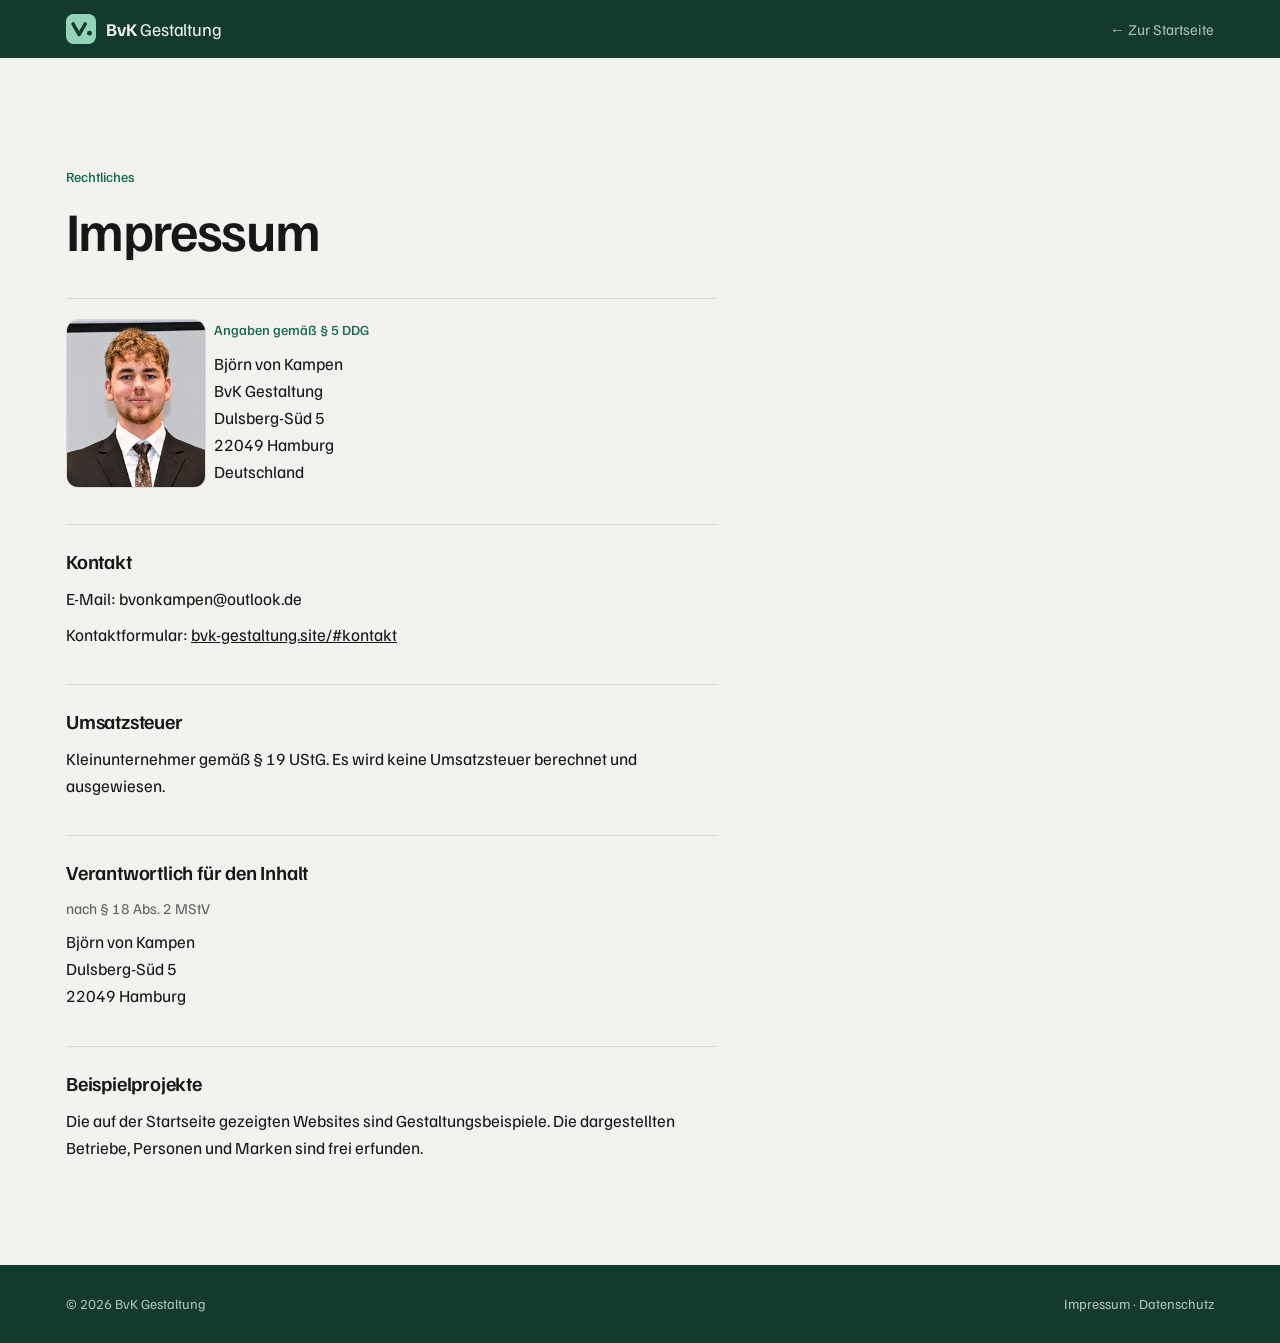
<file: impressum.html>
<!doctype html>
<html lang="de">
<head>
<meta charset="utf-8">
<meta name="viewport" content="width=device-width, initial-scale=1, viewport-fit=cover">
<title>Impressum · BvK Gestaltung</title>
<meta name="robots" content="noindex">
<link rel="icon" href="logo.svg" type="image/svg+xml">
<link rel="stylesheet" href="fonts/fonts.css">
<style>
:root {
  --paper: #F2F3EF;
  --ink: #151816;
  --muted: #5B635D;
  --line: #D8DBD3;
  --accent: #1E6A4F;
  --display: "Familjen Grotesk", "Helvetica Neue", Arial, sans-serif;
  --mono: "IBM Plex Mono", ui-monospace, Consolas, monospace;
  color-scheme: light;
}
@media (prefers-color-scheme: dark) {
  :root:not([data-theme="light"]) {
    --paper: #111312; --ink: #E7EAE5; --muted: #9AA39C; --line: #2A2F2C; --accent: #72C9A3;
    color-scheme: dark;
  }
}
:root[data-theme="dark"] {
  --paper: #111312; --ink: #E7EAE5; --muted: #9AA39C; --line: #2A2F2C; --accent: #72C9A3;
  color-scheme: dark;
}
* { box-sizing: border-box; }
:root { padding-top: env(safe-area-inset-top, 0px); padding-bottom: env(safe-area-inset-bottom, 0px); }
body {
  margin: 0; background: var(--paper); color: var(--ink);
  font-family: var(--display); font-size: 17px; line-height: 1.6;
  -webkit-font-smoothing: antialiased;
}
a { color: inherit; }
:focus-visible { outline: 2px solid var(--accent); outline-offset: 3px; border-radius: 4px; }
.wrap {
  max-width: 1180px; margin: 0 auto;
  padding-left: max(16px, env(safe-area-inset-left, 0px));
  padding-right: max(16px, env(safe-area-inset-right, 0px));
}
.label {
  font-family: var(--mono); font-size: 12px; letter-spacing: .08em;
  text-transform: uppercase; color: var(--muted);
}
.top { border-bottom: 1px solid var(--line); }
.top .wrap { display: flex; align-items: center; justify-content: space-between; gap: 16px; padding-block: 14px; }
.logo { display: inline-flex; align-items: center; gap: 10px; font-size: 18px; text-decoration: none; letter-spacing: -.01em; }
.logo b { font-weight: 700; }
.mark { width: 30px; height: 30px; flex: none; }
.m-bg { fill: var(--accent); }
.m-v { fill: none; stroke: var(--paper); stroke-width: 3.6; stroke-linecap: round; stroke-linejoin: round; }
.m-dot { fill: var(--paper); }
.back { font-size: 15px; color: var(--muted); text-decoration: none; }
.back:hover { color: var(--ink); }

main { padding-block: clamp(56px, 9vw, 104px); }
h1 { font-size: clamp(2.2rem, 5vw, 3.4rem); line-height: 1.05; letter-spacing: -.03em; font-weight: 600; margin: 12px 0 40px; }
.legal { max-width: 65ch; display: grid; gap: 36px; }
.legal section { display: grid; gap: 8px; padding-top: 20px; border-top: 1px solid var(--line); }
.legal h2 { margin: 0; font-size: 20px; font-weight: 600; letter-spacing: -.01em; }
.legal p, .legal address { margin: 0; font-style: normal; }
.legal .muted { color: var(--muted); font-size: 15px; }
.person { display: grid; grid-template-columns: 140px minmax(0, 1fr); gap: 28px; align-items: start; }
.person img { width: 140px; max-width: 100%; aspect-ratio: 4 / 5; object-fit: cover; border-radius: 12px; border: 1px solid var(--line); }
.person > div { display: grid; gap: 8px; min-width: 0; }
@media (max-width: 480px) { .person { grid-template-columns: 1fr; } }

.foot { border-top: 1px solid var(--line); }
.foot .wrap { display: flex; flex-wrap: wrap; justify-content: space-between; gap: 12px; padding-block: 28px; font-size: 14px; color: var(--muted); }
.foot a { text-decoration: none; }

/* Angleichung an die Startseite: Elbgrün-Kopf und -Fuß, ruhige Labels */
.top { background: #123A2E; color: #E9F1EC; border-bottom: 0; }
.top .m-bg { fill: #93D4B8; } .top .m-v { stroke: #123A2E; } .top .m-dot { fill: #123A2E; }
.back { color: #A9C2B6; } .back:hover { color: #E9F1EC; }
.label { font-family: var(--display); font-size: 14px; letter-spacing: 0; text-transform: none; color: var(--accent); font-weight: 500; }
.foot { background: #123A2E; color: #A9C2B6; border-top: 0; }
.foot .wrap { color: #A9C2B6; }
.foot .m-bg { fill: #93D4B8; } .foot .m-v { stroke: #123A2E; } .foot .m-dot { fill: #123A2E; }
</style>
</head>
<body>
<header class="top">
  <div class="wrap">
    <a class="logo" href="index.html" aria-label="BvK Gestaltung, zur Startseite">
      <svg class="mark" viewBox="0 0 32 32" aria-hidden="true"><rect class="m-bg" width="32" height="32" rx="8"/><path class="m-v" d="M7.5 10.5 14 22l6.5-11.5"/><circle class="m-dot" cx="25" cy="20.4" r="2.6"/></svg>
      <span><b>BvK</b> Gestaltung</span>
    </a>
    <a class="back" href="index.html">← Zur Startseite</a>
  </div>
</header>

<main class="wrap">
  <span class="label">Rechtliches</span>
  <h1>Impressum</h1>

  <div class="legal">
    <section class="person">
      <img src="bjoern-von-kampen.jpg" width="140" height="169" alt="Björn von Kampen">
      <div>
        <span class="label">Angaben gemäß § 5 DDG</span>
        <address>
          Björn von Kampen<br>
          BvK Gestaltung<br>
          Dulsberg-Süd 5<br>
          22049 Hamburg<br>
          Deutschland
        </address>
      </div>
    </section>

    <section>
      <h2>Kontakt</h2>
      <p>E-Mail: bvonkampen@outlook.de</p>
      <p>Kontaktformular: <a href="index.html#kontakt">bvk-gestaltung.site/#kontakt</a></p>
    </section>

    <section>
      <h2>Umsatzsteuer</h2>
      <p>Kleinunternehmer gemäß § 19 UStG. Es wird keine Umsatzsteuer berechnet und ausgewiesen.</p>
    </section>

    <section>
      <h2>Verantwortlich für den Inhalt</h2>
      <p class="muted">nach § 18 Abs. 2 MStV</p>
      <address>
        Björn von Kampen<br>
        Dulsberg-Süd 5<br>
        22049 Hamburg
      </address>
    </section>

    <section>
      <h2>Beispielprojekte</h2>
      <p>Die auf der Startseite gezeigten Websites sind Gestaltungsbeispiele. Die dargestellten Betriebe, Personen und Marken sind frei erfunden.</p>
    </section>
  </div>
</main>

<footer class="foot">
  <div class="wrap">
    <span>© 2026 BvK Gestaltung</span>
    <span><a href="impressum.html" aria-current="page">Impressum</a> · <a href="datenschutz.html">Datenschutz</a></span>
  </div>
</footer>
</body>
</html>
</file>
<file: fonts/fonts.css>
/* Schriften lokal eingebunden (Quelle: Fontsource, SIL Open Font License) */
@font-face { font-family: "Familjen Grotesk"; font-style: normal; font-weight: 400; font-display: swap; src: url("familjen-grotesk-latin-400-normal.woff2") format("woff2"); unicode-range: U+0000-00FF, U+0131, U+0152-0153, U+02BB-02BC, U+02C6, U+02DA, U+02DC, U+0304, U+0308, U+0329, U+2000-206F, U+20AC, U+2122, U+2191, U+2193, U+2212, U+2215, U+FEFF, U+FFFD; }
@font-face { font-family: "Familjen Grotesk"; font-style: normal; font-weight: 500; font-display: swap; src: url("familjen-grotesk-latin-500-normal.woff2") format("woff2"); unicode-range: U+0000-00FF, U+0131, U+0152-0153, U+02BB-02BC, U+02C6, U+02DA, U+02DC, U+0304, U+0308, U+0329, U+2000-206F, U+20AC, U+2122, U+2191, U+2193, U+2212, U+2215, U+FEFF, U+FFFD; }
@font-face { font-family: "Familjen Grotesk"; font-style: normal; font-weight: 600; font-display: swap; src: url("familjen-grotesk-latin-600-normal.woff2") format("woff2"); unicode-range: U+0000-00FF, U+0131, U+0152-0153, U+02BB-02BC, U+02C6, U+02DA, U+02DC, U+0304, U+0308, U+0329, U+2000-206F, U+20AC, U+2122, U+2191, U+2193, U+2212, U+2215, U+FEFF, U+FFFD; }
@font-face { font-family: "Familjen Grotesk"; font-style: normal; font-weight: 700; font-display: swap; src: url("familjen-grotesk-latin-700-normal.woff2") format("woff2"); unicode-range: U+0000-00FF, U+0131, U+0152-0153, U+02BB-02BC, U+02C6, U+02DA, U+02DC, U+0304, U+0308, U+0329, U+2000-206F, U+20AC, U+2122, U+2191, U+2193, U+2212, U+2215, U+FEFF, U+FFFD; }
@font-face { font-family: "Cormorant Garamond"; font-style: normal; font-weight: 500; font-display: swap; src: url("cormorant-garamond-latin-500-normal.woff2") format("woff2"); unicode-range: U+0000-00FF, U+0131, U+0152-0153, U+02BB-02BC, U+02C6, U+02DA, U+02DC, U+0304, U+0308, U+0329, U+2000-206F, U+20AC, U+2122, U+2191, U+2193, U+2212, U+2215, U+FEFF, U+FFFD; }
@font-face { font-family: "Cormorant Garamond"; font-style: italic; font-weight: 500; font-display: swap; src: url("cormorant-garamond-latin-500-italic.woff2") format("woff2"); unicode-range: U+0000-00FF, U+0131, U+0152-0153, U+02BB-02BC, U+02C6, U+02DA, U+02DC, U+0304, U+0308, U+0329, U+2000-206F, U+20AC, U+2122, U+2191, U+2193, U+2212, U+2215, U+FEFF, U+FFFD; }
@font-face { font-family: "Cormorant Garamond"; font-style: italic; font-weight: 600; font-display: swap; src: url("cormorant-garamond-latin-600-italic.woff2") format("woff2"); unicode-range: U+0000-00FF, U+0131, U+0152-0153, U+02BB-02BC, U+02C6, U+02DA, U+02DC, U+0304, U+0308, U+0329, U+2000-206F, U+20AC, U+2122, U+2191, U+2193, U+2212, U+2215, U+FEFF, U+FFFD; }
@font-face { font-family: "Archivo Black"; font-style: normal; font-weight: 400; font-display: swap; src: url("archivo-black-latin-400-normal.woff2") format("woff2"); unicode-range: U+0000-00FF, U+0131, U+0152-0153, U+02BB-02BC, U+02C6, U+02DA, U+02DC, U+0304, U+0308, U+0329, U+2000-206F, U+20AC, U+2122, U+2191, U+2193, U+2212, U+2215, U+FEFF, U+FFFD; }
@font-face { font-family: "Nunito"; font-style: normal; font-weight: 400; font-display: swap; src: url("nunito-latin-400-normal.woff2") format("woff2"); unicode-range: U+0000-00FF, U+0131, U+0152-0153, U+02BB-02BC, U+02C6, U+02DA, U+02DC, U+0304, U+0308, U+0329, U+2000-206F, U+20AC, U+2122, U+2191, U+2193, U+2212, U+2215, U+FEFF, U+FFFD; }
@font-face { font-family: "Nunito"; font-style: normal; font-weight: 600; font-display: swap; src: url("nunito-latin-600-normal.woff2") format("woff2"); unicode-range: U+0000-00FF, U+0131, U+0152-0153, U+02BB-02BC, U+02C6, U+02DA, U+02DC, U+0304, U+0308, U+0329, U+2000-206F, U+20AC, U+2122, U+2191, U+2193, U+2212, U+2215, U+FEFF, U+FFFD; }
@font-face { font-family: "Nunito"; font-style: normal; font-weight: 800; font-display: swap; src: url("nunito-latin-800-normal.woff2") format("woff2"); unicode-range: U+0000-00FF, U+0131, U+0152-0153, U+02BB-02BC, U+02C6, U+02DA, U+02DC, U+0304, U+0308, U+0329, U+2000-206F, U+20AC, U+2122, U+2191, U+2193, U+2212, U+2215, U+FEFF, U+FFFD; }
@font-face { font-family: "IBM Plex Mono"; font-style: normal; font-weight: 400; font-display: swap; src: url("ibm-plex-mono-latin-400-normal.woff2") format("woff2"); unicode-range: U+0000-00FF, U+0131, U+0152-0153, U+02BB-02BC, U+02C6, U+02DA, U+02DC, U+0304, U+0308, U+0329, U+2000-206F, U+20AC, U+2122, U+2191, U+2193, U+2212, U+2215, U+FEFF, U+FFFD; }
@font-face { font-family: "IBM Plex Mono"; font-style: normal; font-weight: 500; font-display: swap; src: url("ibm-plex-mono-latin-500-normal.woff2") format("woff2"); unicode-range: U+0000-00FF, U+0131, U+0152-0153, U+02BB-02BC, U+02C6, U+02DA, U+02DC, U+0304, U+0308, U+0329, U+2000-206F, U+20AC, U+2122, U+2191, U+2193, U+2212, U+2215, U+FEFF, U+FFFD; }
@font-face { font-family: "Anton"; font-style: normal; font-weight: 400; font-display: swap; src: url("anton-latin-400-normal.woff2") format("woff2"); unicode-range: U+0000-00FF, U+0131, U+0152-0153, U+02BB-02BC, U+02C6, U+02DA, U+02DC, U+0304, U+0308, U+0329, U+2000-206F, U+20AC, U+2122, U+2191, U+2193, U+2212, U+2215, U+FEFF, U+FFFD; }
</file>
